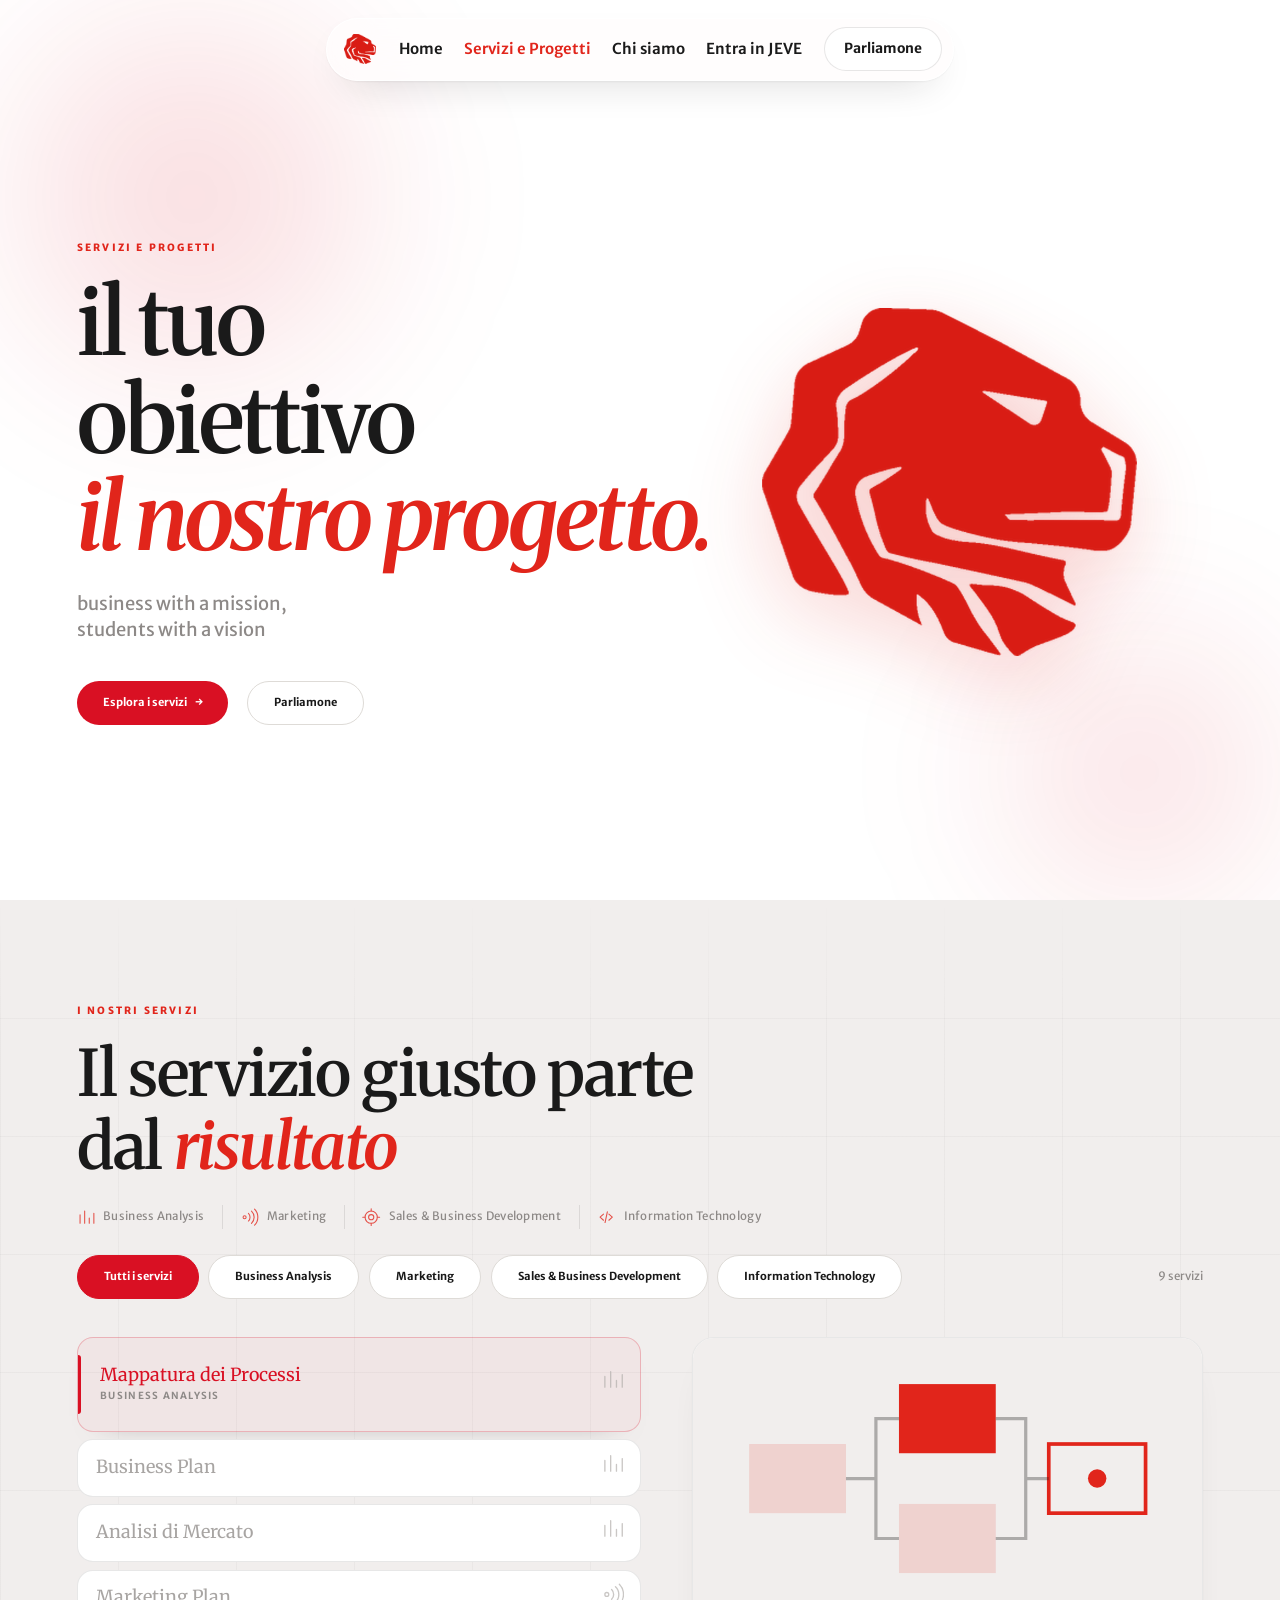
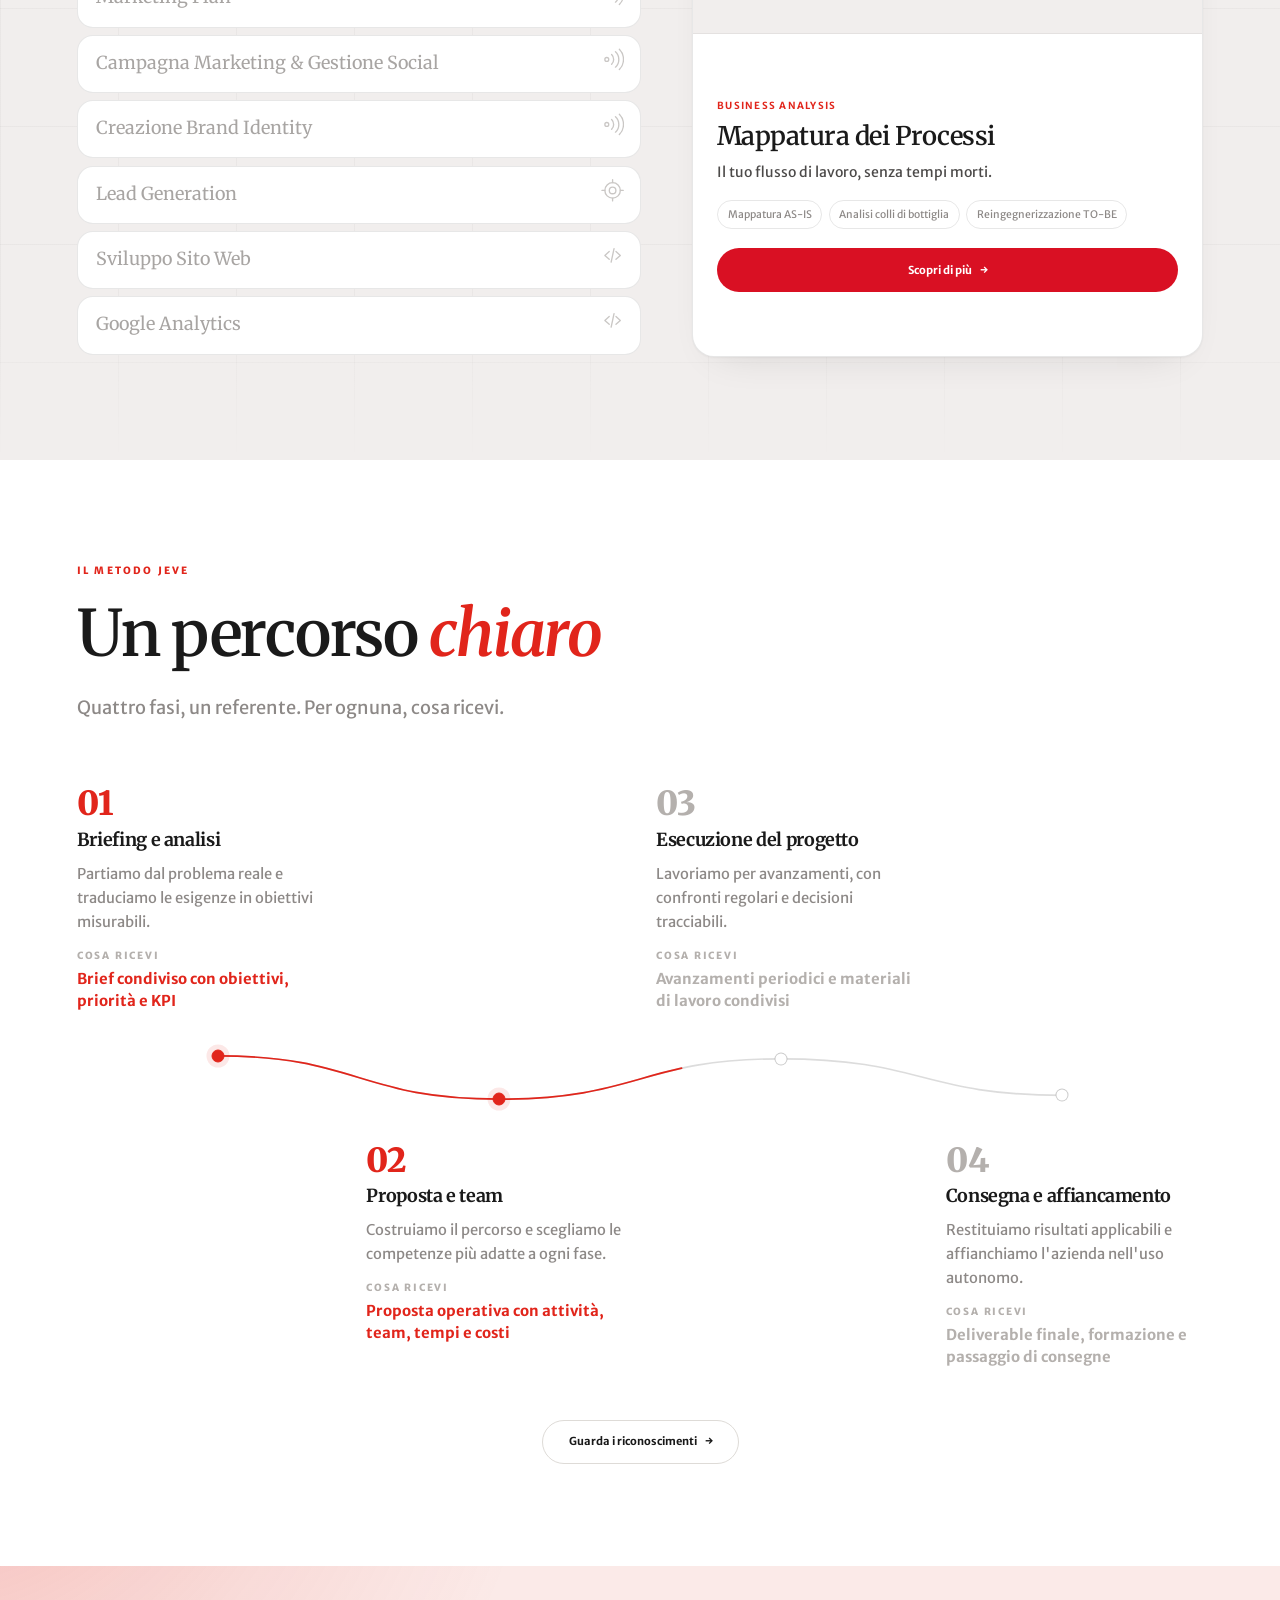
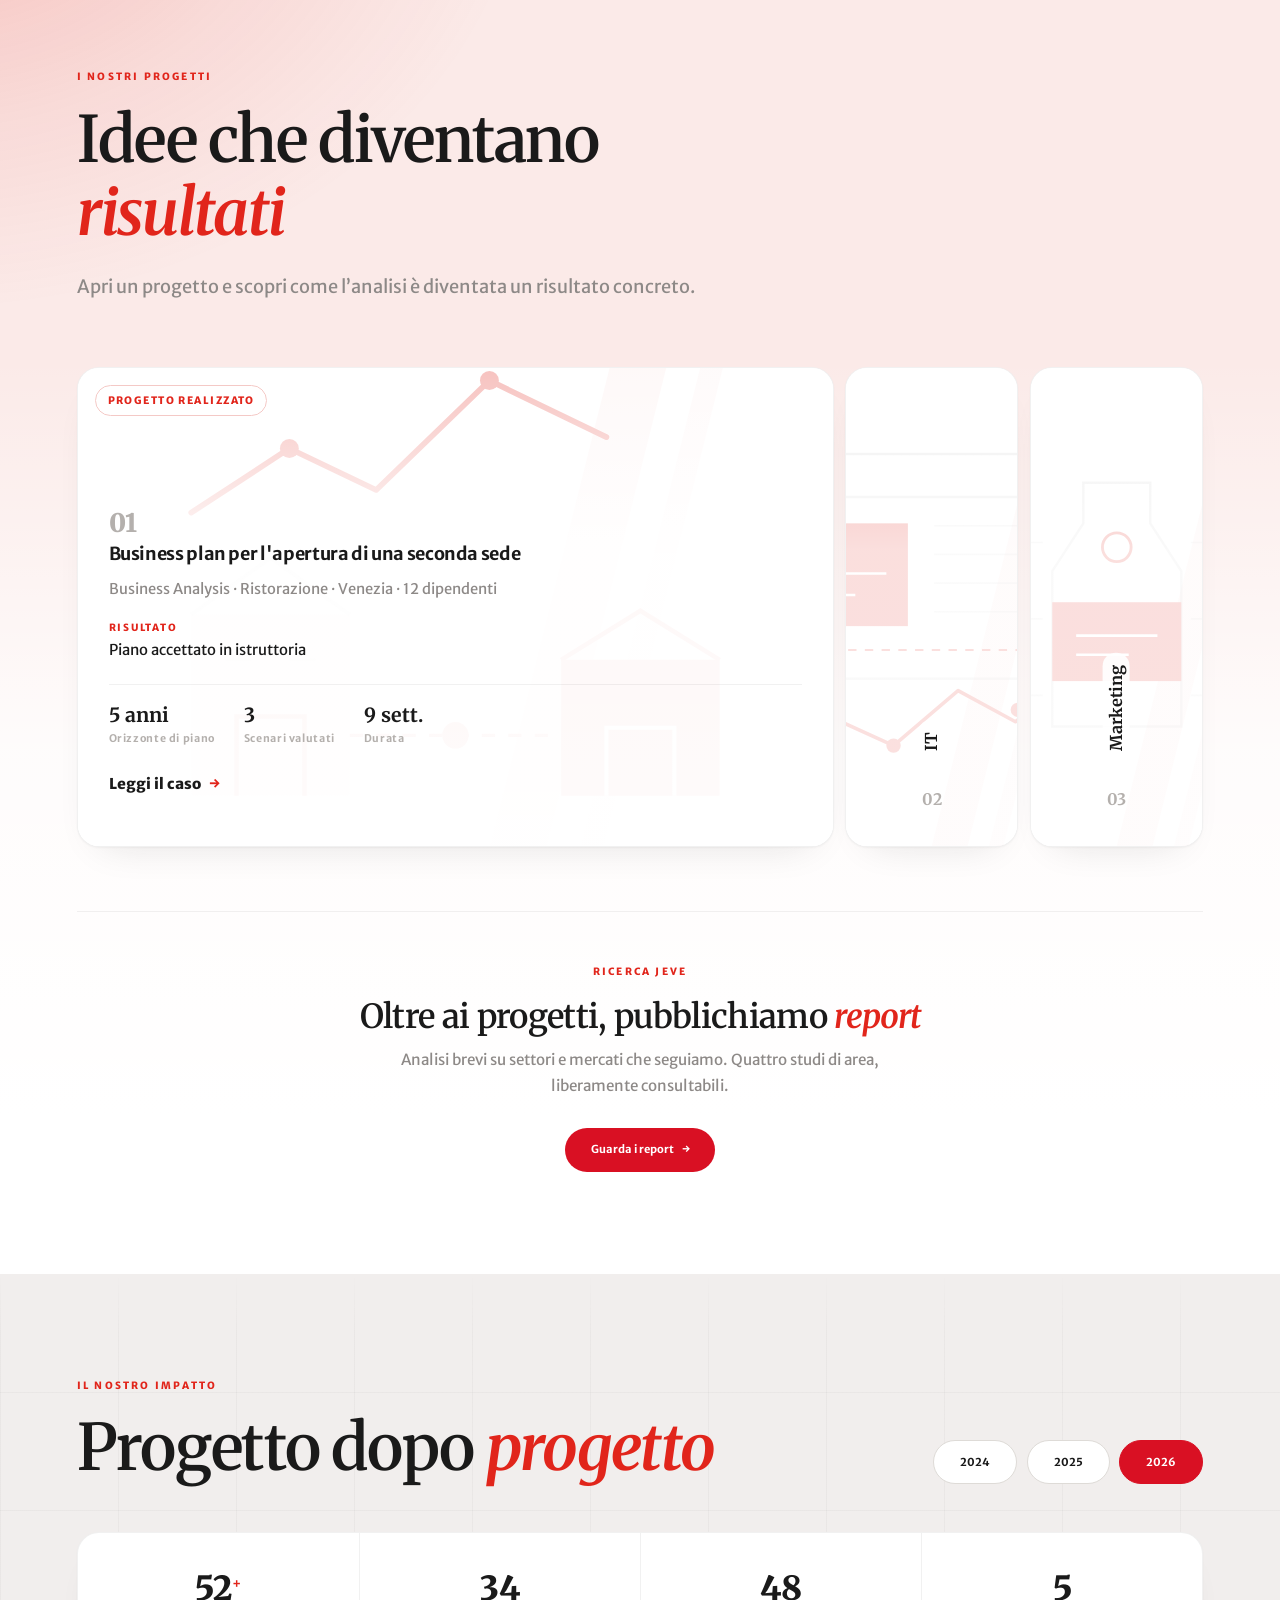
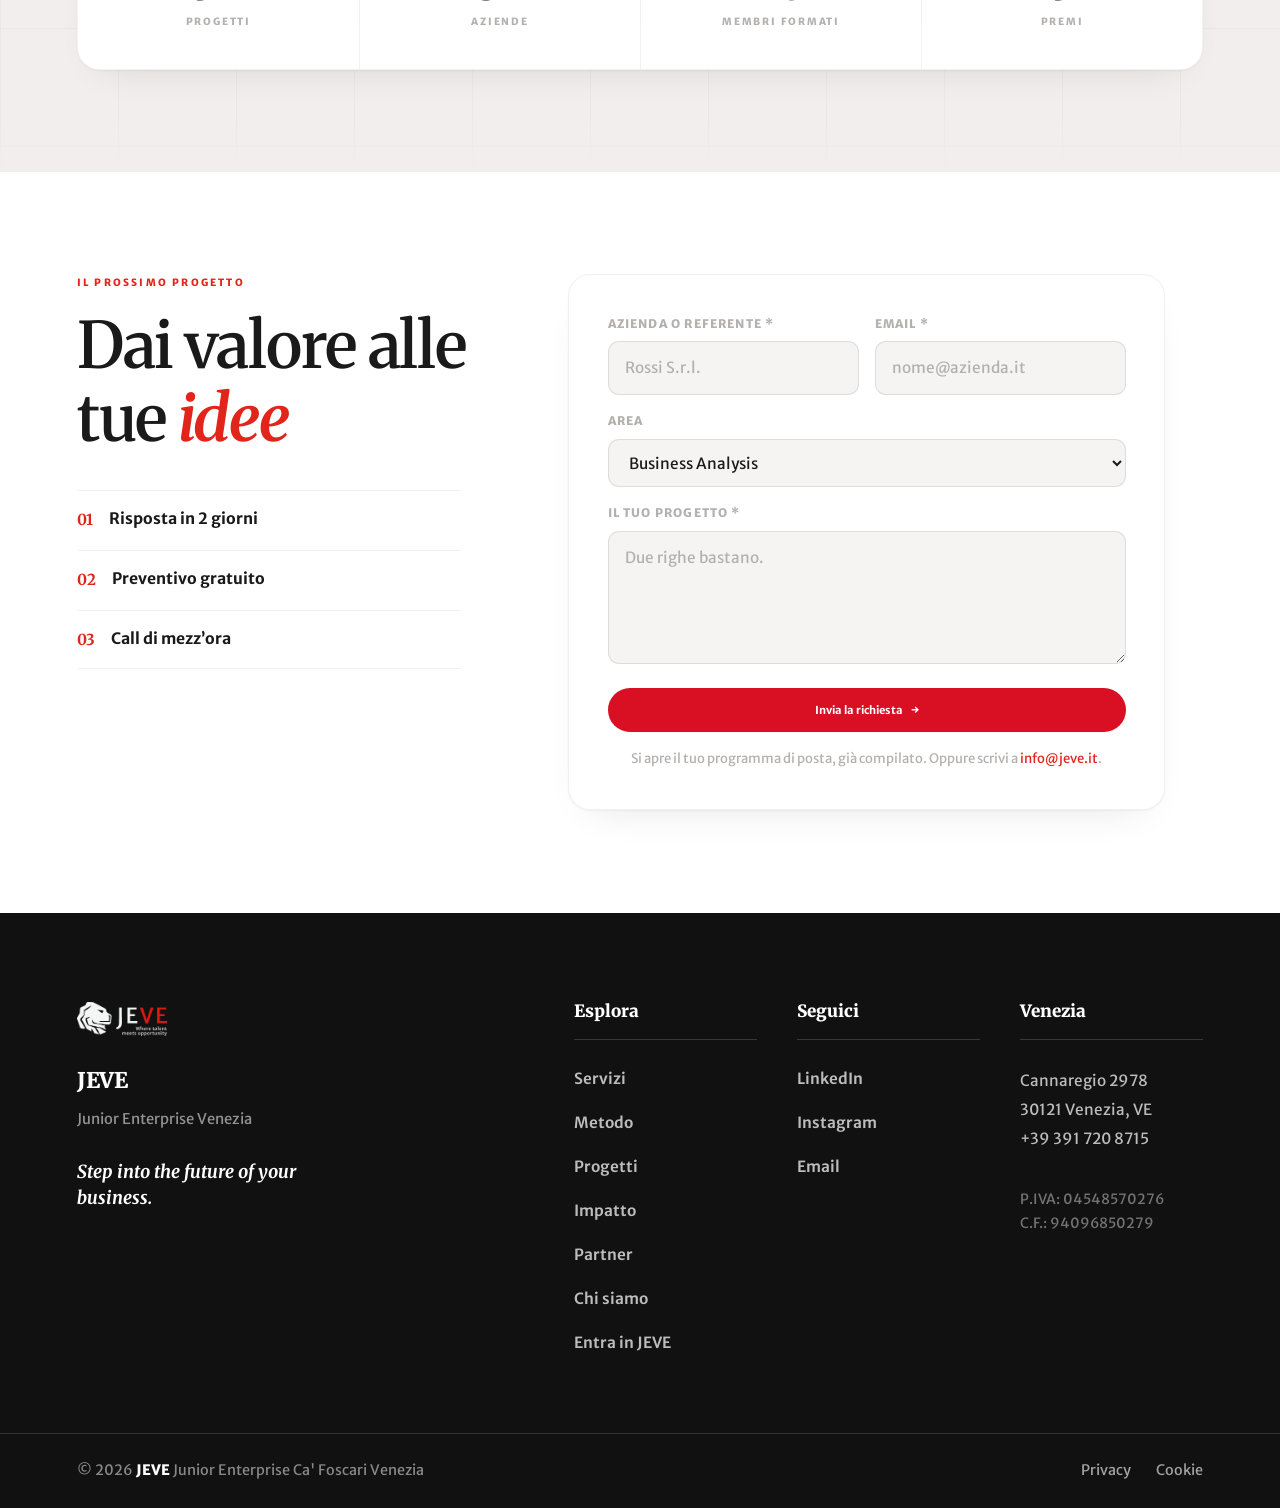
<file: index.html>
<!DOCTYPE html>
<html lang="it">
<head>
  <meta charset="UTF-8">
  <meta name="viewport" content="width=device-width, initial-scale=1.0">
  <title>Servizi &amp; Progetti — JEVE, Junior Enterprise Ca' Foscari Venezia</title>
  <meta name="description" content="I servizi di consulenza di JEVE: business analysis, marketing, sales e IT. Metodo di lavoro e progetti realizzati.">

  <link rel="preconnect" href="https://fonts.googleapis.com">
  <link rel="preconnect" href="https://fonts.gstatic.com" crossorigin>
  <link href="https://fonts.googleapis.com/css2?family=Merriweather:ital,wght@0,300;0,400;0,500;0,600;0,700;0,900;1,300;1,400;1,600;1,700;1,900&amp;family=Merriweather+Sans:ital,wght@0,300;0,400;0,500;0,600;0,700;0,800;1,300;1,400;1,500;1,600;1,700;1,800&amp;display=swap" rel="stylesheet">

  <link rel="stylesheet" href="./src/style.css">
</head>
<body>

  <!-- ===================== NAVBAR ===================== -->
  <header class="nav">
    <div class="nav-pill">
      <a href="https://jeve.it" class="nav-mark" aria-label="JEVE — home">
        <img src="./assets/leone-rosso.png" alt="JEVE"
             onerror="this.insertAdjacentHTML('afterend','&lt;span class=&quot;nav-mark-txt&quot;&gt;JE&lt;i&gt;VE&lt;/i&gt;&lt;/span&gt;'); this.remove();">
      </a>

      <nav class="nav-links" id="navMenu" aria-label="Navigazione del sito">
        <a href="https://jeve.it/" class="nav-link">Home</a>
        <a href="#top" class="nav-link is-current" aria-current="page">Servizi e Progetti</a>
        <a href="https://jeve.it/chi-siamo/" class="nav-link">Chi siamo</a>
        <a href="https://jeve.it/entra-in-jeve/" class="nav-link">Entra in JEVE</a>
      </nav>

      <a href="#contatti" class="nav-cta">Parliamone</a>

      <button class="nav-burger" id="menuBtn" aria-label="Apri il menu" aria-expanded="false" aria-controls="navMenu">
        <span aria-hidden="true"></span>
      </button>
    </div>
  </header>

  <main>

    <!-- ===================== HERO ===================== -->
    <section class="hero" id="top">
      <div class="shell hero-grid">
        <div class="hero-copy">
          <p class="eyebrow">Servizi e progetti</p>

          <h1 class="hero-title">
            il tuo<br>obiettivo<br>
            <span class="accent">il nostro progetto.</span>
          </h1>

          <p class="hero-lead">
            business with a mission,<br>
            students with a vision
          </p>

          <div class="hero-actions">
            <a href="#servizi" class="btn btn-solid">Esplora i servizi <span class="ar">&rarr;</span></a>
            <a href="#contatti" class="btn btn-line">Parliamone</a>
          </div>
        </div>

        <div class="hero-art">
          <div class="hero-panel">
            <a class="hero-emblem" id="heroEmblem" href="#servizi" aria-label="Esplora i servizi firmati JEVE">
              <img src="./assets/leone-rosso-hd.png" alt="" width="1368" height="1268" decoding="async" fetchpriority="high">
            </a>
          </div>
        </div>
      </div>
    </section>

    <!-- ===================== SERVIZI ===================== -->
    <section class="sec sec-tint sec-grid services-commercial" id="servizi">
      <div class="shell">
        <header class="sec-head services-head">
          <p class="eyebrow">I nostri servizi</p>
          <h2 class="sec-title">Il servizio giusto parte dal <span class="accent">risultato</span></h2>
          <div class="head-icos" id="headIcos" aria-label="Le quattro aree JEVE"></div>
        </header>

        <div class="filters" id="filters" role="tablist" aria-label="Scegli il risultato che cerchi"></div>

        <div class="explorer">
          <div class="ex-list" id="exList"></div>
          <aside class="ex-view" id="exView" aria-live="polite"></aside>
        </div>
      </div>
    </section>

    <!-- ===================== METODO ===================== -->
    <section class="sec sec-white" id="metodo">
      <div class="shell">
        <header class="sec-head">
          <p class="eyebrow">Il metodo JEVE</p>
          <h2 class="sec-title">Un percorso <span class="accent">chiaro</span></h2>
          <p class="sec-lead">Quattro fasi, un referente. Per ognuna, cosa ricevi.</p>
        </header>

        <div class="rail" id="method"></div>

        <div class="rail-foot">
          <a class="btn btn-line" href="https://jeve.it/#riconoscimenti">Guarda i riconoscimenti <span class="ar">&rarr;</span></a>
        </div>
      </div>
    </section>

    <!-- ===================== PROGETTI ===================== -->
    <section class="sec sec-wash" id="progetti">
      <div class="shell">
        <header class="sec-head">
          <p class="eyebrow">I nostri progetti</p>
          <h2 class="sec-title">Idee che diventano <span class="accent">risultati</span></h2>
          <p class="sec-lead">Apri un progetto e scopri come l&rsquo;analisi è diventata un risultato concreto.</p>
        </header>

        <div class="acc" id="works"></div>

        <div class="reports-cta reports-cta-c">
          <div>
            <p class="eyebrow">Ricerca JEVE</p>
            <h3 class="reports-cta-t">Oltre ai progetti, pubblichiamo <span class="accent">report</span></h3>
            <p class="reports-cta-d">Analisi brevi su settori e mercati che seguiamo. Quattro studi di area, liberamente consultabili.</p>
          </div>
          <button type="button" class="btn btn-solid" id="reportsToggle" aria-expanded="false" aria-controls="reports">Guarda i report <span class="ar">&rarr;</span></button>
        </div>

        <div class="flips-wrap" id="reports" hidden>
          <div class="flips">
          <article class="flip" tabindex="0" aria-label="Automotive e la transizione verso l’ibrido-elettrico">
            <div class="flip-in">
              <div class="flip-face flip-front">
                <svg class="flip-mark" viewBox="0 0 24 24" fill="none" stroke="currentColor" stroke-width="1.4" stroke-linecap="round" stroke-linejoin="round" aria-hidden="true"><path d="M3 14.5h18M4.2 14.5l1.7-5.1a2 2 0 0 1 1.9-1.4h8.4a2 2 0 0 1 1.9 1.4l1.7 5.1"/><path d="M4.2 14.5v3.2M19.8 14.5v3.2"/><circle cx="7.6" cy="17.7" r="1.5"/><circle cx="16.4" cy="17.7" r="1.5"/><path d="M13.2 3.5 10.6 8h2.6l-1.4 3.4"/></svg>
                <p class="flip-lab">Automotive</p>
                <h3>La transizione verso l’ibrido-elettrico</h3>
              </div>
              <div class="flip-face flip-back">
                <svg class="flip-ico" viewBox="0 0 24 24" fill="none" stroke="currentColor" stroke-width="1.4" stroke-linecap="round" stroke-linejoin="round" aria-hidden="true"><path d="M3 14.5h18M4.2 14.5l1.7-5.1a2 2 0 0 1 1.9-1.4h8.4a2 2 0 0 1 1.9 1.4l1.7 5.1"/><path d="M4.2 14.5v3.2M19.8 14.5v3.2"/><circle cx="7.6" cy="17.7" r="1.5"/><circle cx="16.4" cy="17.7" r="1.5"/><path d="M13.2 3.5 10.6 8h2.6l-1.4 3.4"/></svg>
                <p class="flip-lab">Automotive</p>
                <h3>Automotive e la transizione verso l’ibrido-elettrico</h3>
                <div class="flip-body">
                  <p class="flip-p">Un’analisi della transizione ibrido-elettrica che sta caratterizzando il settore automotive, con focus sulla domanda e il panorama dei consumatori.</p>
                </div>
                <a class="btn btn-solid flip-cta" href="./report-automotive.html" tabindex="-1">Vai al Report <span class="ar">&rarr;</span></a>
              </div>
            </div>
            <a class="flip-link" href="./report-automotive.html" aria-label="Apri Automotive e la transizione verso l’ibrido-elettrico"></a>
          </article>
          <article class="flip" tabindex="0" aria-label="Report strategico Data Centre">
            <div class="flip-in">
              <div class="flip-face flip-front">
                <svg class="flip-mark" viewBox="0 0 24 24" fill="none" stroke="currentColor" stroke-width="1.4" stroke-linecap="round" stroke-linejoin="round" aria-hidden="true"><rect x="4" y="3.6" width="16" height="5" rx="1.3"/><rect x="4" y="10.5" width="16" height="5" rx="1.3"/><path d="M7.4 6.1h.01M10.2 6.1h.01M7.4 13h.01M10.2 13h.01"/><path d="M9 17.6v2.8M15 17.6v2.8M6.4 20.4h11.2"/></svg>
                <p class="flip-lab">Infrastrutture</p>
                <h3>L’evoluzione del settore dei data centre</h3>
              </div>
              <div class="flip-face flip-back">
                <svg class="flip-ico" viewBox="0 0 24 24" fill="none" stroke="currentColor" stroke-width="1.4" stroke-linecap="round" stroke-linejoin="round" aria-hidden="true"><rect x="4" y="3.6" width="16" height="5" rx="1.3"/><rect x="4" y="10.5" width="16" height="5" rx="1.3"/><path d="M7.4 6.1h.01M10.2 6.1h.01M7.4 13h.01M10.2 13h.01"/><path d="M9 17.6v2.8M15 17.6v2.8M6.4 20.4h11.2"/></svg>
                <p class="flip-lab">Infrastrutture</p>
                <h3>Report strategico Data Centre</h3>
                <div class="flip-body">
                  <p class="flip-p">Un’indagine sull’evoluzione delle infrastrutture digitali globali, guidata dal boom dell’Intelligenza Artificiale, con un focus sulle sfide energetiche e di mercato.</p>
                </div>
                <a class="btn btn-solid flip-cta" href="./report-data-centre.html" tabindex="-1">Vai al Report <span class="ar">&rarr;</span></a>
              </div>
            </div>
            <a class="flip-link" href="./report-data-centre.html" aria-label="Apri Report strategico Data Centre"></a>
          </article>
          <article class="flip" tabindex="0" aria-label="Evoluzione del mercato farmaceutico">
            <div class="flip-in">
              <div class="flip-face flip-front">
                <svg class="flip-mark" viewBox="0 0 24 24" fill="none" stroke="currentColor" stroke-width="1.4" stroke-linecap="round" stroke-linejoin="round" aria-hidden="true"><rect x="2.9" y="8.6" width="18.2" height="6.8" rx="3.4" transform="rotate(-38 12 12)"/><path d="M9.1 8.4 15 14.3"/></svg>
                <p class="flip-lab">Farmaceutico</p>
                <h3>Evoluzione del mercato farmaceutico</h3>
              </div>
              <div class="flip-face flip-back">
                <svg class="flip-ico" viewBox="0 0 24 24" fill="none" stroke="currentColor" stroke-width="1.4" stroke-linecap="round" stroke-linejoin="round" aria-hidden="true"><rect x="2.9" y="8.6" width="18.2" height="6.8" rx="3.4" transform="rotate(-38 12 12)"/><path d="M9.1 8.4 15 14.3"/></svg>
                <p class="flip-lab">Farmaceutico</p>
                <h3>Evoluzione del mercato farmaceutico</h3>
                <div class="flip-body">
                  <p class="flip-p">Uno studio sulla profonda trasformazione del settore in Italia, dall’ingresso dei grandi gruppi finanziari all’evoluzione verso la &ldquo;Farmacia dei Servizi&rdquo; e la sanità digitale.</p>
                </div>
                <a class="btn btn-solid flip-cta" href="./report-farmaceutico.html" tabindex="-1">Vai al Report <span class="ar">&rarr;</span></a>
              </div>
            </div>
            <a class="flip-link" href="./report-farmaceutico.html" aria-label="Apri Evoluzione del mercato farmaceutico"></a>
          </article>
          <article class="flip" tabindex="0" aria-label="Trend “plant-based food”">
            <div class="flip-in">
              <div class="flip-face flip-front">
                <svg class="flip-mark" viewBox="0 0 24 24" fill="none" stroke="currentColor" stroke-width="1.4" stroke-linecap="round" stroke-linejoin="round" aria-hidden="true"><path d="M12 20.4v-6.7"/><path d="M12 13.7c0-3.4 2.4-6.1 6.1-6.5.3 3.8-2.2 6.5-6.1 6.5z"/><path d="M12 15.4C9 15.4 6.6 13.1 6.3 9.8c3.3.4 5.4 2.6 5.7 5.6z"/><path d="M6.6 20.4h10.8"/></svg>
                <p class="flip-lab">Food &amp; Beverage</p>
                <h3>Il futuro del plant-based italiano</h3>
              </div>
              <div class="flip-face flip-back">
                <svg class="flip-ico" viewBox="0 0 24 24" fill="none" stroke="currentColor" stroke-width="1.4" stroke-linecap="round" stroke-linejoin="round" aria-hidden="true"><path d="M12 20.4v-6.7"/><path d="M12 13.7c0-3.4 2.4-6.1 6.1-6.5.3 3.8-2.2 6.5-6.1 6.5z"/><path d="M12 15.4C9 15.4 6.6 13.1 6.3 9.8c3.3.4 5.4 2.6 5.7 5.6z"/><path d="M6.6 20.4h10.8"/></svg>
                <p class="flip-lab">Food &amp; Beverage</p>
                <h3>Il futuro del plant-based italiano</h3>
                <div class="flip-body">
                  <p class="flip-p">Una panoramica sulla rapida ascesa del mercato plant-based in Italia, esplorando i nuovi trend di consumo e le opportunità strategiche per l’intera filiera agroalimentare.</p>
                </div>
                <a class="btn btn-solid flip-cta" href="./report-food-beverage.html" tabindex="-1">Vai al Report <span class="ar">&rarr;</span></a>
              </div>
            </div>
            <a class="flip-link" href="./report-food-beverage.html" aria-label="Apri Trend “plant-based food”"></a>
          </article>
          </div>
        </div>
      </div>
    </section>

    <!-- ===================== IMPATTO ===================== -->
    <section class="sec sec-tint sec-grid" id="impatto">
      <div class="shell">
        <div class="imp-head">
          <header>
            <p class="eyebrow">Il nostro impatto</p>
            <h2 class="sec-title">Progetto dopo <span class="accent">progetto</span></h2>
          </header>

          <div class="imp-years" aria-label="Anno dei dati">
            <button type="button" data-impact-year="2024" aria-pressed="false">2024</button>
            <button type="button" data-impact-year="2025" aria-pressed="false">2025</button>
            <button type="button" class="is-active" data-impact-year="2026" aria-pressed="true">2026</button>
          </div>
        </div>

        <div class="stats">
          <div class="stat"><strong data-impact-value="projects">52<sup>+</sup></strong><span>Progetti</span></div>
          <div class="stat"><strong data-impact-value="companies">34</strong><span>Aziende</span></div>
          <div class="stat"><strong data-impact-value="members">48</strong><span>Membri formati</span></div>
          <div class="stat"><strong data-impact-value="awards">5</strong><span>Premi</span></div>
        </div>

      </div>
    </section>

    <!-- ===================== CONTATTI ===================== -->
    <section class="sec sec-white" id="contatti">
      <div class="shell cta-grid">
        <div class="cta-copy">
          <p class="eyebrow">Il prossimo progetto</p>
          <h2 class="sec-title">Dai valore alle tue <span class="accent">idee</span></h2>
          <ul class="reasons">
            <li><span class="rn">01</span><b>Risposta in 2 giorni</b></li>
            <li><span class="rn">02</span><b>Preventivo gratuito</b></li>
            <li><span class="rn">03</span><b>Call di mezz&rsquo;ora</b></li>
          </ul>
        </div>

        <form class="form" id="contactForm">
          <div class="fields">
            <div class="field">
              <label for="companyName">Azienda o referente *</label>
              <input type="text" id="companyName" name="companyName" required placeholder="Rossi S.r.l.">
            </div>
            <div class="field">
              <label for="email">Email *</label>
              <input type="email" id="email" name="email" required placeholder="nome@azienda.it">
            </div>
            <div class="field wide">
              <label for="serviceInterest">Area</label>
              <select id="serviceInterest" name="serviceInterest">
                <option value="business-analysis">Business Analysis</option>
                <option value="marketing">Marketing</option>
                <option value="sales">Sales &amp; Business Development</option>
                <option value="it">IT</option>
                <option value="altro">Non lo so ancora</option>
              </select>
            </div>
            <div class="field wide">
              <label for="projectNotes">Il tuo progetto *</label>
              <textarea id="projectNotes" name="projectNotes" rows="4" required placeholder="Due righe bastano."></textarea>
            </div>
          </div>
          <button type="submit" class="btn btn-solid full">Invia la richiesta <span class="ar">&rarr;</span></button>
          <p class="form-note">Si apre il tuo programma di posta, già compilato. Oppure scrivi a <a href="mailto:info@jeve.it">info@jeve.it</a>.</p>
        </form>
      </div>
    </section>
  </main>

  <!-- ===================== MODALE ===================== -->
  <div class="modal" id="modal" role="dialog" aria-modal="true" aria-labelledby="modalTitle">
    <div class="modal-box">
      <button class="modal-x" id="modalClose" aria-label="Chiudi">&#10005;</button>
      <div id="modalBody"></div>
    </div>
  </div>

  <!-- ===================== FOOTER ===================== -->
  <footer class="footer">
    <div class="shell footer-grid">
      <div class="footer-brand">
        <a href="https://jeve.it" class="footer-logo">
          <img src="./assets/logo-jeve-bianco.png" alt="JEVE" onerror="this.src='./assets/logo-jeve-compatto-bianco.png'; this.onerror=function(){this.remove()};">
        </a>
        <p class="footer-name"><b>JEVE</b><span>Junior Enterprise Venezia</span></p>
        <p class="footer-claim">Step into the future of your business.</p>
      </div>

      <div class="footer-cols">
        <div class="fcol">
          <h3>Esplora</h3>
          <a href="#servizi">Servizi</a>
          <a href="#metodo">Metodo</a>
          <a href="#progetti">Progetti</a>
          <a href="#impatto">Impatto</a>
          <a href="https://jeve.it/partner-2/">Partner</a>
          <a href="https://jeve.it/chi-siamo/">Chi siamo</a>
          <a href="https://jeve.it/entra-in-jeve/">Entra in JEVE</a>
        </div>
        <div class="fcol">
          <h3>Seguici</h3>
          <a href="https://it.linkedin.com/company/jeve-junior-enterprise-venezia" target="_blank" rel="noopener">LinkedIn</a>
          <a href="https://www.instagram.com/jeve.venezia/" target="_blank" rel="noopener">Instagram</a>
          <a href="mailto:info@jeve.it">Email</a>
        </div>
        <div class="fcol">
          <h3>Venezia</h3>
          <p class="faddr">
            Cannaregio 2978<br>
            30121 Venezia, VE<br>
            +39 391 720 8715
          </p>
          <p class="fvat">P.IVA: 04548570276<br>C.F.: 94096850279</p>
        </div>
      </div>
    </div>

    <div class="shell footer-bottom">
      <span>© 2026 <b>JEVE</b> Junior Enterprise Ca' Foscari Venezia</span>
      <span class="fbot-links">
        <a href="https://jeve.it/privacy-policy/">Privacy</a>
        <a href="https://jeve.it/cookie-policy/">Cookie</a>
      </span>
    </div>
  </footer>

  <script type="module" src="./src/main.js"></script>
  <script>
    (function () {
      var btn = document.getElementById('reportsToggle');
      var box = document.getElementById('reports');
      if (btn && box) {
        var EASE = 'cubic-bezier(.22,.9,.2,1)';
        var anim = null;
        var run = function (from, to, done) {
          if (anim) { anim.cancel(); anim = null; }
          box.classList.add('is-animating');
          var pad = getComputedStyle(box).paddingTop;
          anim = box.animate(
            [
              { height: from + 'px', paddingTop: from === 0 ? '0px' : pad },
              { height: to + 'px', paddingTop: to === 0 ? '0px' : pad }
            ],
            { duration: 800, easing: EASE }
          );
          anim.finished.then(function () {
            anim = null;
            box.classList.remove('is-animating');
            if (done) done();
          }).catch(function () {});
        };
        btn.addEventListener('click', function () {
          var opening = box.hasAttribute('hidden') || box.dataset.closing === '1';
          var animate = matchMedia('(min-width: 900px)').matches;
          box.classList.remove('is-animating');
          if (opening) {
            box.dataset.closing = '';
            box.removeAttribute('hidden');
            if (animate) run(0, box.scrollHeight, null);
          } else if (animate) {
            box.dataset.closing = '1';
            run(box.scrollHeight, 0, function () {
              box.dataset.closing = '';
              box.setAttribute('hidden', '');
            });
          } else {
            box.setAttribute('hidden', '');
          }
          btn.setAttribute('aria-expanded', String(opening));
          btn.innerHTML = opening
            ? 'Chiudi sezione report <span class="ar">&uarr;</span>'
            : 'Guarda i report <span class="ar">&rarr;</span>';
        });
      }
      var cards = Array.prototype.slice.call(document.querySelectorAll('.flip'));
      if (!cards.length) return;
      var small = function () { return window.matchMedia('(max-width: 899px)').matches; };
      var sync = function () {
        if (!small()) { cards.forEach(function (c) { c.classList.remove('is-flipped'); }); return; }
        var mid = window.innerHeight / 2;
        cards.forEach(function (c) {
          var r = c.getBoundingClientRect();
          c.classList.toggle('is-flipped', r.top < mid - r.height * 0.18 && r.bottom > mid + r.height * 0.18);
        });
      };
      addEventListener('scroll', sync, { passive: true });
      addEventListener('resize', sync);
      sync();
    })();
  </script>
</body>
</html>
</file>
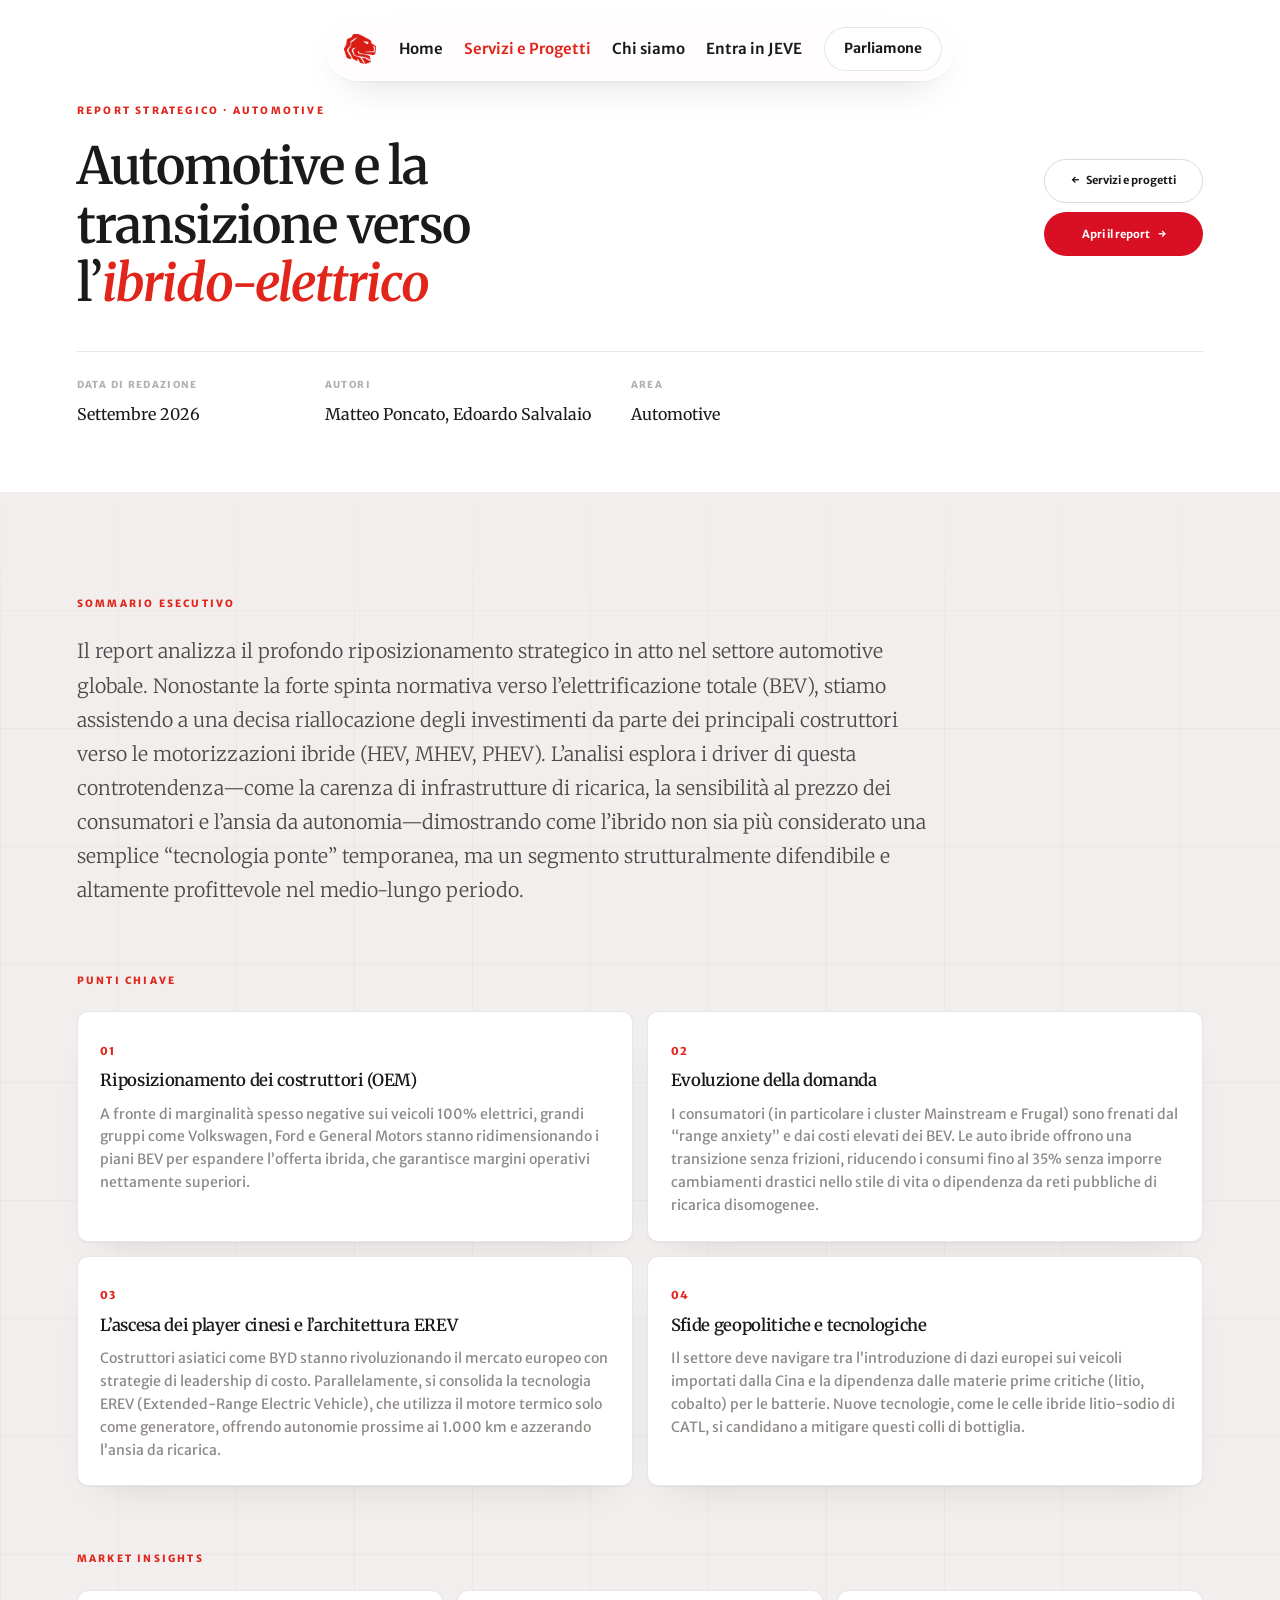
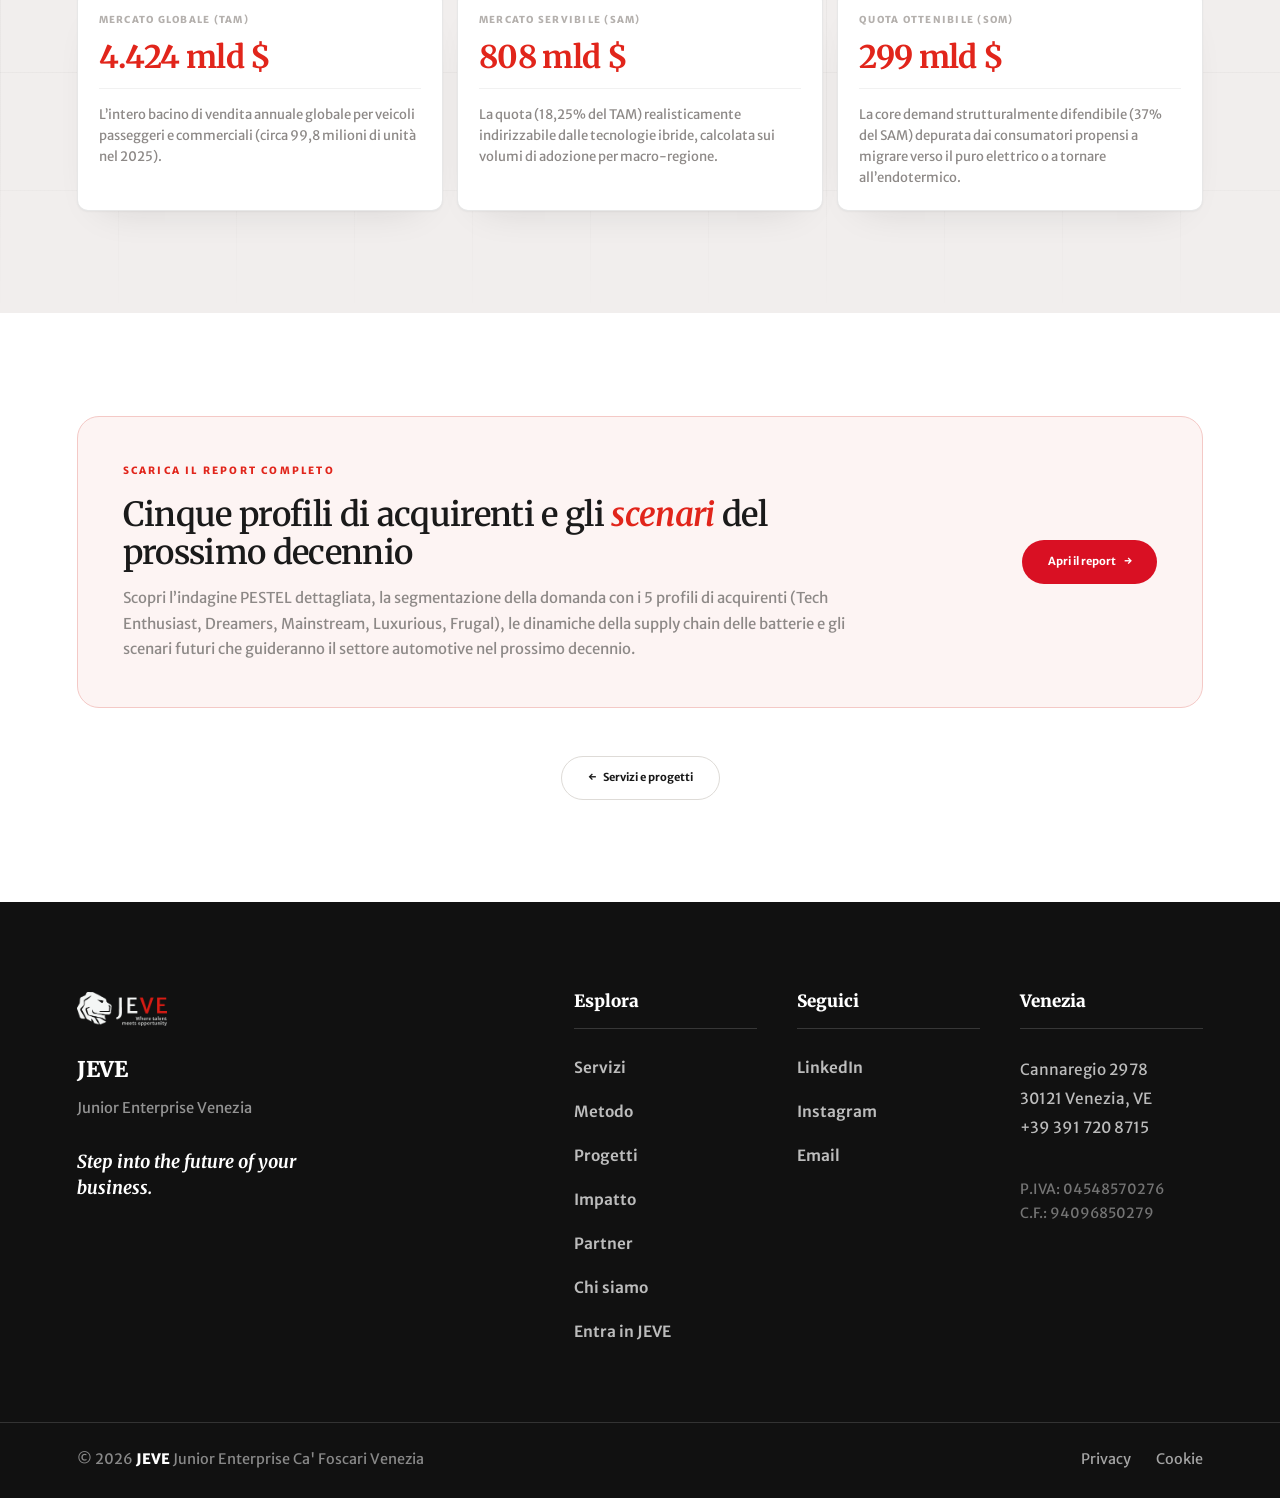
<file: report-automotive.html>
<!DOCTYPE html>
<html lang="it">
<head>
  <meta charset="UTF-8">
  <meta name="viewport" content="width=device-width, initial-scale=1.0">
  <title>Automotive e la transizione verso l’ibrido-elettrico — Report JEVE</title>
  <meta name="description" content="Report JEVE sulla transizione ibrido-elettrica nel settore automotive: domanda, costruttori, supply chain e scenari.">

  <link rel="preconnect" href="https://fonts.googleapis.com">
  <link rel="preconnect" href="https://fonts.gstatic.com" crossorigin>
  <link href="https://fonts.googleapis.com/css2?family=Merriweather:ital,wght@0,300;0,400;0,500;0,600;0,700;0,900;1,300;1,400;1,600;1,700;1,900&amp;family=Merriweather+Sans:ital,wght@0,300;0,400;0,500;0,600;0,700;0,800;1,300;1,400;1,500;1,600;1,700;1,800&amp;display=swap" rel="stylesheet">

  <link rel="stylesheet" href="./src/style.css">
</head>
<body>

  <!-- ===================== NAVBAR ===================== -->
  <header class="nav">
    <div class="nav-pill">
      <a href="https://jeve.it" class="nav-mark" aria-label="JEVE — home">
        <img src="./assets/leone-rosso.png" alt="JEVE"
             onerror="this.insertAdjacentHTML('afterend','&lt;span class=&quot;nav-mark-txt&quot;&gt;JE&lt;i&gt;VE&lt;/i&gt;&lt;/span&gt;'); this.remove();">
      </a>

      <nav class="nav-links" id="navMenu" aria-label="Navigazione del sito">
        <a href="https://jeve.it/" class="nav-link">Home</a>
        <a href="./index.html" class="nav-link is-current" aria-current="page">Servizi e Progetti</a>
        <a href="https://jeve.it/chi-siamo/" class="nav-link">Chi siamo</a>
        <a href="https://jeve.it/entra-in-jeve/" class="nav-link">Entra in JEVE</a>
      </nav>

      <a href="./index.html#contatti" class="nav-cta">Parliamone</a>

      <button class="nav-burger" id="menuBtn" aria-label="Apri il menu" aria-expanded="false" aria-controls="navMenu">
        <span aria-hidden="true"></span>
      </button>
    </div>
  </header>

  <main>

    <section class="pub-hero">
      <div class="shell">
        <header class="sec-head pub-head">
          <div class="pub-head-t">
            <p class="eyebrow">Report strategico &middot; Automotive</p>
            <h1 class="sec-title rep-title">Automotive e la transizione verso l’<span class="accent">ibrido-elettrico</span></h1>
          </div>
          <div class="pub-head-ctas">
            <a class="btn btn-line" href="./index.html#progetti"><span class="ar ar-l">&larr;</span> Servizi e progetti</a>
            <a class="btn btn-solid" href="./assets/report-automotive.pdf" target="_blank" rel="noopener">Apri il report <span class="ar">&rarr;</span></a>
          </div>
        </header>

        <dl class="rep-meta">
          <div><dt>Data di redazione</dt><dd>Settembre 2026</dd></div>
          <div><dt>Autori</dt><dd>Matteo Poncato, Edoardo Salvalaio</dd></div>
          <div><dt>Area</dt><dd>Automotive</dd></div>
        </dl>
      </div>
    </section>

    <section class="sec sec-tint sec-grid">
      <div class="shell rep-wrap">
        <div class="rep-block">
          <p class="eyebrow">Sommario esecutivo</p>
          <p class="rep-lead">Il report analizza il profondo riposizionamento strategico in atto nel settore automotive globale. Nonostante la forte spinta normativa verso l’elettrificazione totale (BEV), stiamo assistendo a una decisa riallocazione degli investimenti da parte dei principali costruttori verso le motorizzazioni ibride (HEV, MHEV, PHEV). L’analisi esplora i driver di questa controtendenza&mdash;come la carenza di infrastrutture di ricarica, la sensibilità al prezzo dei consumatori e l’ansia da autonomia&mdash;dimostrando come l’ibrido non sia più considerato una semplice &ldquo;tecnologia ponte&rdquo; temporanea, ma un segmento strutturalmente difendibile e altamente profittevole nel medio-lungo periodo.</p>
        </div>

        <div class="rep-block">
          <p class="eyebrow">Punti chiave</p>
          <div class="rep-keys" data-n="4">
          <article class="rep-key">
            <span class="rep-key-n">01</span>
            <h3>Riposizionamento dei costruttori (OEM)</h3>
            <p>A fronte di marginalità spesso negative sui veicoli 100% elettrici, grandi gruppi come Volkswagen, Ford e General Motors stanno ridimensionando i piani BEV per espandere l’offerta ibrida, che garantisce margini operativi nettamente superiori.</p>
          </article>
          <article class="rep-key">
            <span class="rep-key-n">02</span>
            <h3>Evoluzione della domanda</h3>
            <p>I consumatori (in particolare i cluster Mainstream e Frugal) sono frenati dal &ldquo;range anxiety&rdquo; e dai costi elevati dei BEV. Le auto ibride offrono una transizione senza frizioni, riducendo i consumi fino al 35% senza imporre cambiamenti drastici nello stile di vita o dipendenza da reti pubbliche di ricarica disomogenee.</p>
          </article>
          <article class="rep-key">
            <span class="rep-key-n">03</span>
            <h3>L’ascesa dei player cinesi e l’architettura EREV</h3>
            <p>Costruttori asiatici come BYD stanno rivoluzionando il mercato europeo con strategie di leadership di costo. Parallelamente, si consolida la tecnologia EREV (Extended-Range Electric Vehicle), che utilizza il motore termico solo come generatore, offrendo autonomie prossime ai 1.000 km e azzerando l’ansia da ricarica.</p>
          </article>
          <article class="rep-key">
            <span class="rep-key-n">04</span>
            <h3>Sfide geopolitiche e tecnologiche</h3>
            <p>Il settore deve navigare tra l’introduzione di dazi europei sui veicoli importati dalla Cina e la dipendenza dalle materie prime critiche (litio, cobalto) per le batterie. Nuove tecnologie, come le celle ibride litio-sodio di CATL, si candidano a mitigare questi colli di bottiglia.</p>
          </article>
          </div>
        </div>

        <div class="rep-block">
          <p class="eyebrow">Market insights</p>
          <div class="rep-mi">
          <article class="rep-mi-card">
            <p class="rep-mi-lab">Mercato globale (TAM)</p>
            <p class="rep-mi-val">4.424 mld $</p>
            <p class="rep-mi-ins">L’intero bacino di vendita annuale globale per veicoli passeggeri e commerciali (circa 99,8 milioni di unità nel 2025).</p>
          </article>
          <article class="rep-mi-card">
            <p class="rep-mi-lab">Mercato servibile (SAM)</p>
            <p class="rep-mi-val">808 mld $</p>
            <p class="rep-mi-ins">La quota (18,25% del TAM) realisticamente indirizzabile dalle tecnologie ibride, calcolata sui volumi di adozione per macro-regione.</p>
          </article>
          <article class="rep-mi-card">
            <p class="rep-mi-lab">Quota ottenibile (SOM)</p>
            <p class="rep-mi-val">299 mld $</p>
            <p class="rep-mi-ins">La core demand strutturalmente difendibile (37% del SAM) depurata dai consumatori propensi a migrare verso il puro elettrico o a tornare all’endotermico.</p>
          </article>
          </div>
        </div>
      </div>
    </section>

    <section class="sec sec-white">
      <div class="shell">
        <div class="rep-dl">
          <div>
            <p class="eyebrow">Scarica il report completo</p>
            <h2 class="reports-cta-t">Cinque profili di acquirenti e gli <span class="accent">scenari</span> del prossimo decennio</h2>
            <p class="rep-dl-d">Scopri l’indagine PESTEL dettagliata, la segmentazione della domanda con i 5 profili di acquirenti (Tech Enthusiast, Dreamers, Mainstream, Luxurious, Frugal), le dinamiche della supply chain delle batterie e gli scenari futuri che guideranno il settore automotive nel prossimo decennio.</p>
          </div>
          <a class="btn btn-solid" href="./assets/report-automotive.pdf" target="_blank" rel="noopener">Apri il report <span class="ar">&rarr;</span></a>
        </div>

        <div class="pub-foot-cta">
          <a class="btn btn-line" href="./index.html#progetti"><span class="ar ar-l">&larr;</span> Servizi e progetti</a>
        </div>
      </div>
    </section>

  </main>

  <footer class="footer">
    <div class="shell footer-grid">
      <div class="footer-brand">
        <a href="https://jeve.it" class="footer-logo">
          <img src="./assets/logo-jeve-bianco.png" alt="JEVE" onerror="this.src='./assets/logo-jeve-compatto-bianco.png'; this.onerror=function(){this.remove()};">
        </a>
        <p class="footer-name"><b>JEVE</b><span>Junior Enterprise Venezia</span></p>
        <p class="footer-claim">Step into the future of your business.</p>
      </div>

      <div class="footer-cols">
        <div class="fcol">
          <h3>Esplora</h3>
          <a href="./index.html#servizi">Servizi</a>
          <a href="./index.html#metodo">Metodo</a>
          <a href="./index.html#progetti">Progetti</a>
          <a href="./index.html#impatto">Impatto</a>
          <a href="https://jeve.it/partner-2/">Partner</a>
          <a href="https://jeve.it/chi-siamo/">Chi siamo</a>
          <a href="https://jeve.it/entra-in-jeve/">Entra in JEVE</a>
        </div>
        <div class="fcol">
          <h3>Seguici</h3>
          <a href="https://it.linkedin.com/company/jeve-junior-enterprise-venezia" target="_blank" rel="noopener">LinkedIn</a>
          <a href="https://www.instagram.com/jeve.venezia/" target="_blank" rel="noopener">Instagram</a>
          <a href="mailto:info@jeve.it">Email</a>
        </div>
        <div class="fcol">
          <h3>Venezia</h3>
          <p class="faddr">
            Cannaregio 2978<br>
            30121 Venezia, VE<br>
            +39 391 720 8715
          </p>
          <p class="fvat">P.IVA: 04548570276<br>C.F.: 94096850279</p>
        </div>
      </div>
    </div>

    <div class="shell footer-bottom">
      <span>© 2026 <b>JEVE</b> Junior Enterprise Ca' Foscari Venezia</span>
      <span class="fbot-links">
        <a href="https://jeve.it/privacy-policy/">Privacy</a>
        <a href="https://jeve.it/cookie-policy/">Cookie</a>
      </span>
    </div>
  </footer>

  <script type="module" src="./src/main.js"></script>
</body>
</html>
</file>
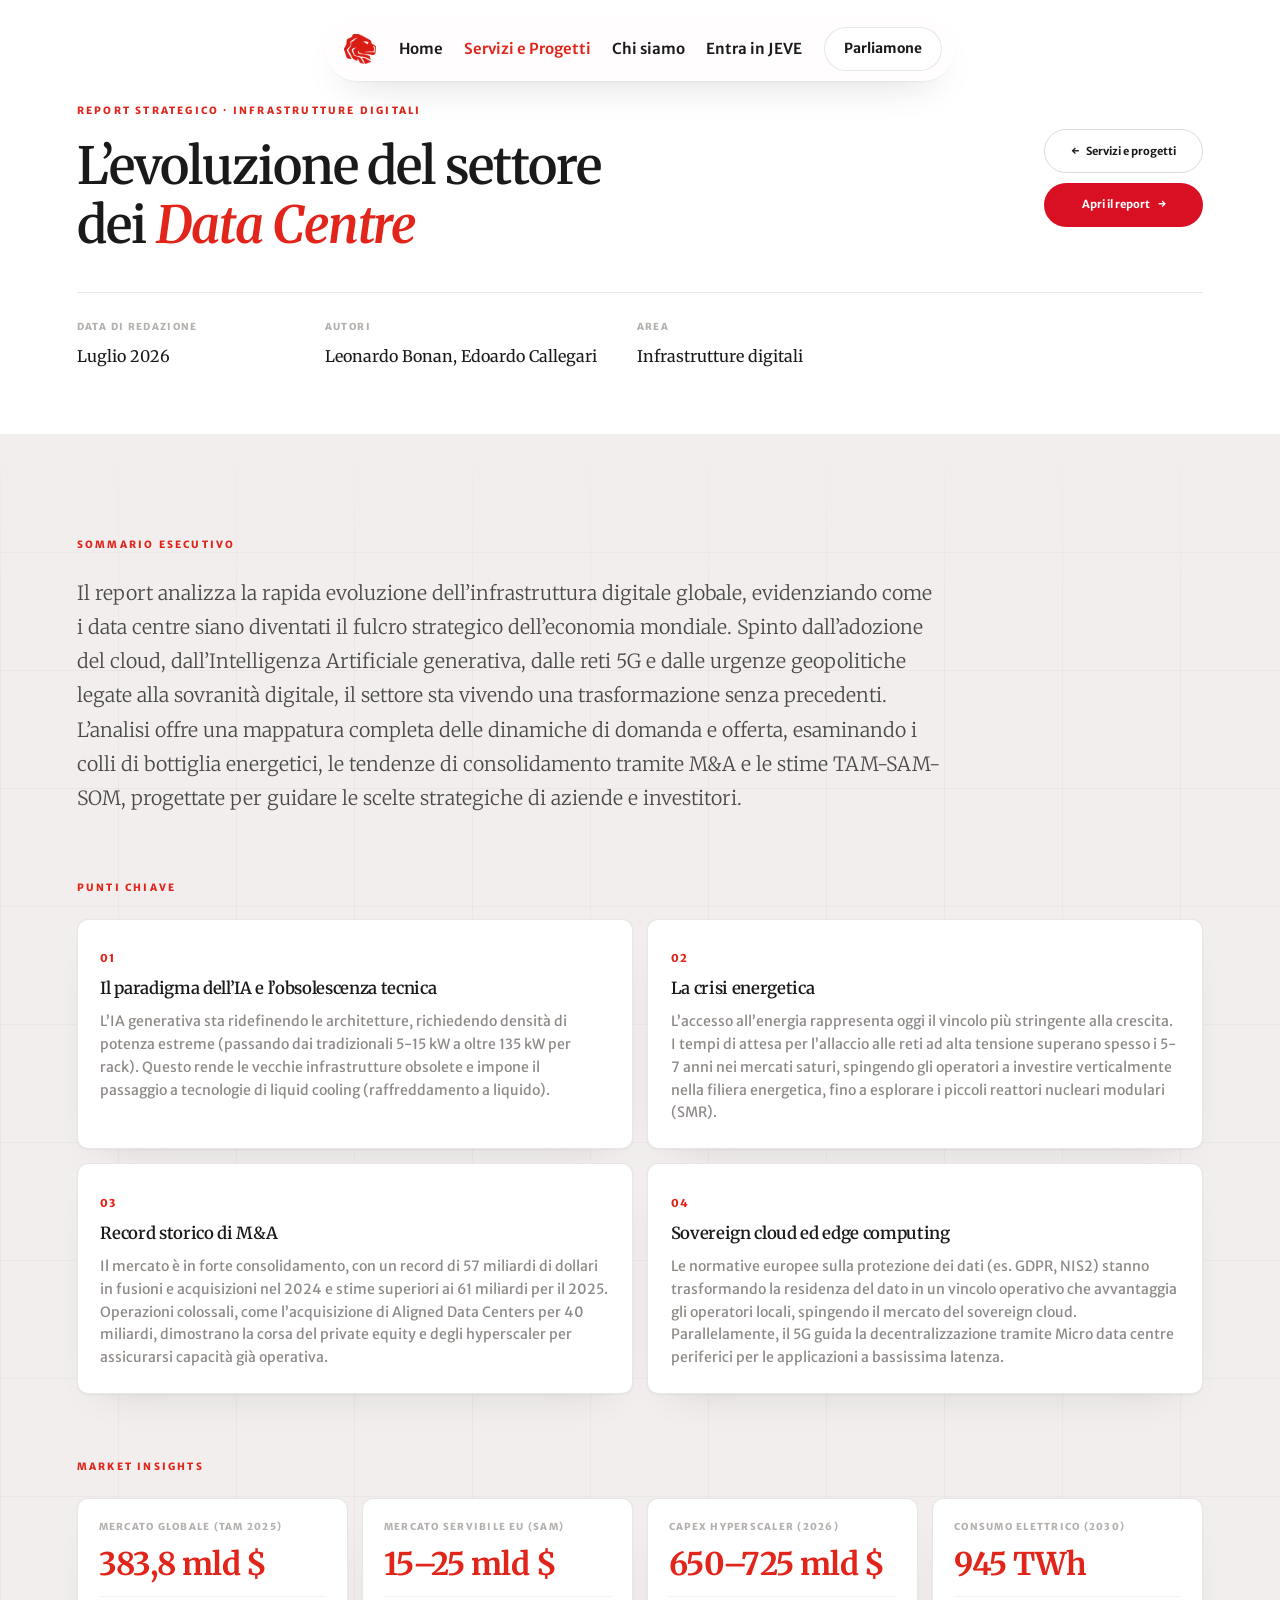
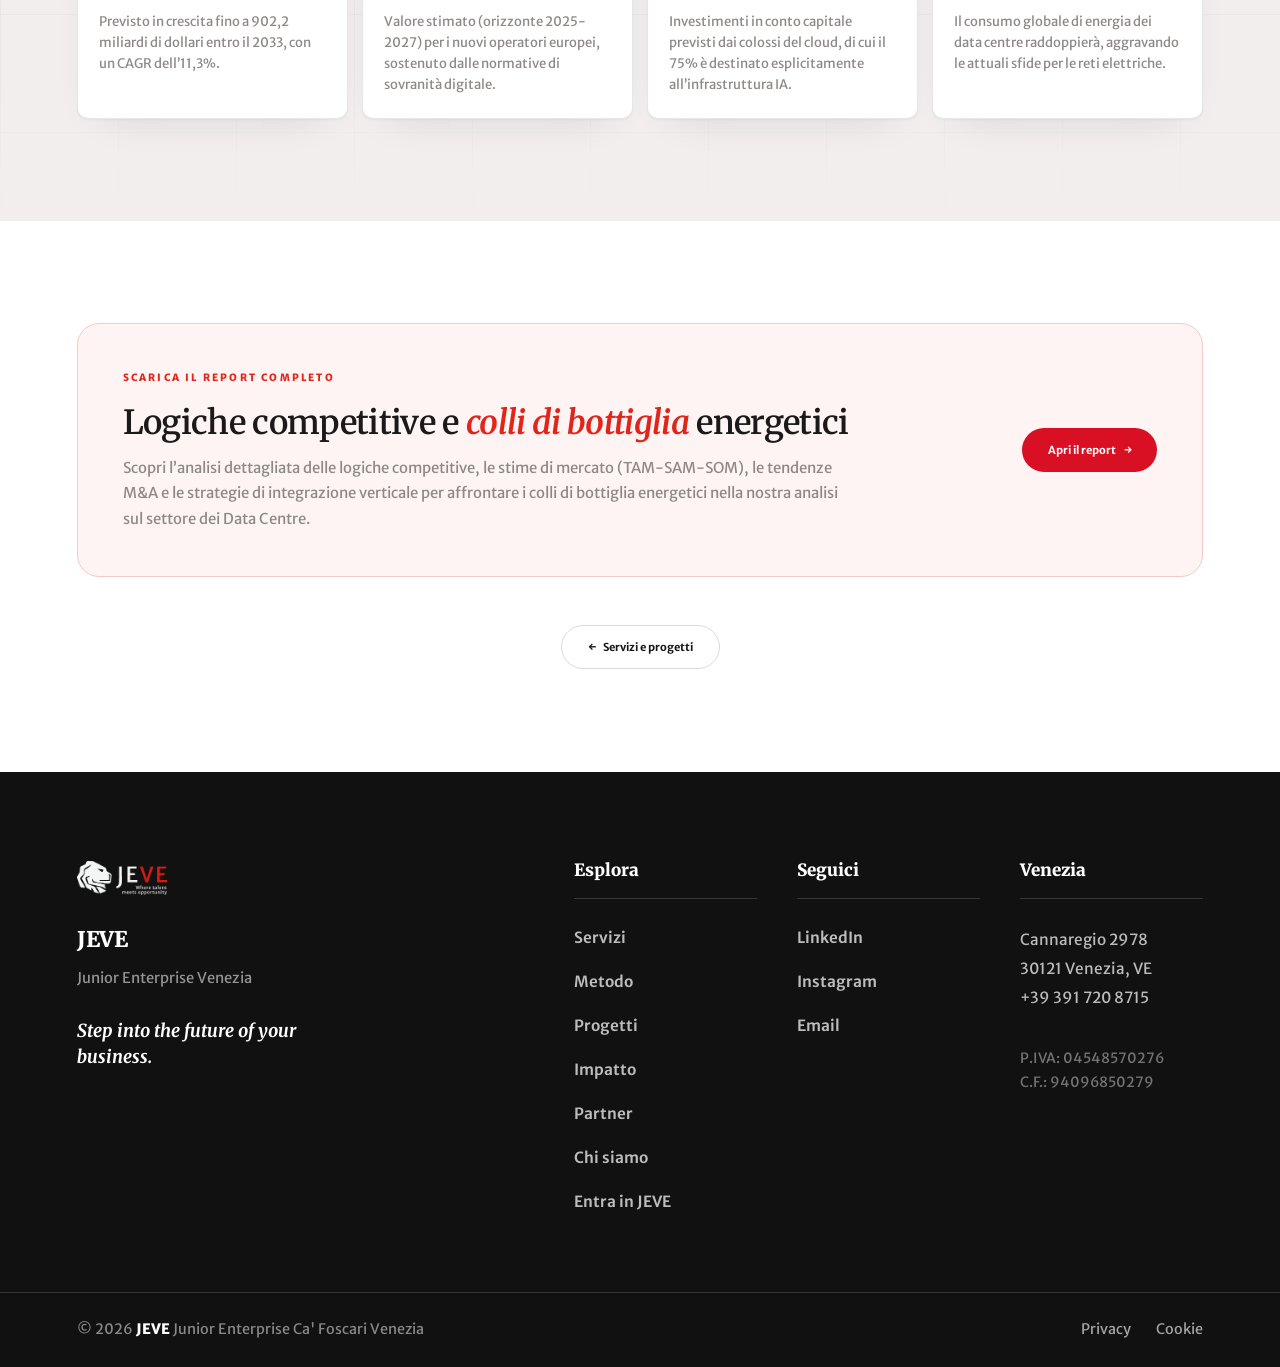
<file: report-data-centre.html>
<!DOCTYPE html>
<html lang="it">
<head>
  <meta charset="UTF-8">
  <meta name="viewport" content="width=device-width, initial-scale=1.0">
  <title>L’evoluzione del settore dei Data Centre — Report JEVE</title>
  <meta name="description" content="Report JEVE sui data centre: domanda, vincoli energetici, M&amp;A e stime di mercato.">

  <link rel="preconnect" href="https://fonts.googleapis.com">
  <link rel="preconnect" href="https://fonts.gstatic.com" crossorigin>
  <link href="https://fonts.googleapis.com/css2?family=Merriweather:ital,wght@0,300;0,400;0,500;0,600;0,700;0,900;1,300;1,400;1,600;1,700;1,900&amp;family=Merriweather+Sans:ital,wght@0,300;0,400;0,500;0,600;0,700;0,800;1,300;1,400;1,500;1,600;1,700;1,800&amp;display=swap" rel="stylesheet">

  <link rel="stylesheet" href="./src/style.css">
</head>
<body>

  <!-- ===================== NAVBAR ===================== -->
  <header class="nav">
    <div class="nav-pill">
      <a href="https://jeve.it" class="nav-mark" aria-label="JEVE — home">
        <img src="./assets/leone-rosso.png" alt="JEVE"
             onerror="this.insertAdjacentHTML('afterend','&lt;span class=&quot;nav-mark-txt&quot;&gt;JE&lt;i&gt;VE&lt;/i&gt;&lt;/span&gt;'); this.remove();">
      </a>

      <nav class="nav-links" id="navMenu" aria-label="Navigazione del sito">
        <a href="https://jeve.it/" class="nav-link">Home</a>
        <a href="./index.html" class="nav-link is-current" aria-current="page">Servizi e Progetti</a>
        <a href="https://jeve.it/chi-siamo/" class="nav-link">Chi siamo</a>
        <a href="https://jeve.it/entra-in-jeve/" class="nav-link">Entra in JEVE</a>
      </nav>

      <a href="./index.html#contatti" class="nav-cta">Parliamone</a>

      <button class="nav-burger" id="menuBtn" aria-label="Apri il menu" aria-expanded="false" aria-controls="navMenu">
        <span aria-hidden="true"></span>
      </button>
    </div>
  </header>

  <main>

    <section class="pub-hero">
      <div class="shell">
        <header class="sec-head pub-head">
          <div class="pub-head-t">
            <p class="eyebrow">Report strategico &middot; Infrastrutture digitali</p>
            <h1 class="sec-title rep-title">L’evoluzione del settore dei <span class="accent">Data Centre</span></h1>
          </div>
          <div class="pub-head-ctas">
            <a class="btn btn-line" href="./index.html#progetti"><span class="ar ar-l">&larr;</span> Servizi e progetti</a>
            <a class="btn btn-solid" href="./assets/report-data-centre.pdf" target="_blank" rel="noopener">Apri il report <span class="ar">&rarr;</span></a>
          </div>
        </header>

        <dl class="rep-meta">
          <div><dt>Data di redazione</dt><dd>Luglio 2026</dd></div>
          <div><dt>Autori</dt><dd>Leonardo Bonan, Edoardo Callegari</dd></div>
          <div><dt>Area</dt><dd>Infrastrutture digitali</dd></div>
        </dl>
      </div>
    </section>

    <section class="sec sec-tint sec-grid">
      <div class="shell rep-wrap">
        <div class="rep-block">
          <p class="eyebrow">Sommario esecutivo</p>
          <p class="rep-lead">Il report analizza la rapida evoluzione dell’infrastruttura digitale globale, evidenziando come i data centre siano diventati il fulcro strategico dell’economia mondiale. Spinto dall’adozione del cloud, dall’Intelligenza Artificiale generativa, dalle reti 5G e dalle urgenze geopolitiche legate alla sovranità digitale, il settore sta vivendo una trasformazione senza precedenti. L’analisi offre una mappatura completa delle dinamiche di domanda e offerta, esaminando i colli di bottiglia energetici, le tendenze di consolidamento tramite M&amp;A e le stime TAM-SAM-SOM, progettate per guidare le scelte strategiche di aziende e investitori.</p>
        </div>

        <div class="rep-block">
          <p class="eyebrow">Punti chiave</p>
          <div class="rep-keys" data-n="4">
          <article class="rep-key">
            <span class="rep-key-n">01</span>
            <h3>Il paradigma dell’IA e l’obsolescenza tecnica</h3>
            <p>L’IA generativa sta ridefinendo le architetture, richiedendo densità di potenza estreme (passando dai tradizionali 5-15 kW a oltre 135 kW per rack). Questo rende le vecchie infrastrutture obsolete e impone il passaggio a tecnologie di liquid cooling (raffreddamento a liquido).</p>
          </article>
          <article class="rep-key">
            <span class="rep-key-n">02</span>
            <h3>La crisi energetica</h3>
            <p>L’accesso all’energia rappresenta oggi il vincolo più stringente alla crescita. I tempi di attesa per l’allaccio alle reti ad alta tensione superano spesso i 5-7 anni nei mercati saturi, spingendo gli operatori a investire verticalmente nella filiera energetica, fino a esplorare i piccoli reattori nucleari modulari (SMR).</p>
          </article>
          <article class="rep-key">
            <span class="rep-key-n">03</span>
            <h3>Record storico di M&amp;A</h3>
            <p>Il mercato è in forte consolidamento, con un record di 57 miliardi di dollari in fusioni e acquisizioni nel 2024 e stime superiori ai 61 miliardi per il 2025. Operazioni colossali, come l’acquisizione di Aligned Data Centers per 40 miliardi, dimostrano la corsa del private equity e degli hyperscaler per assicurarsi capacità già operativa.</p>
          </article>
          <article class="rep-key">
            <span class="rep-key-n">04</span>
            <h3>Sovereign cloud ed edge computing</h3>
            <p>Le normative europee sulla protezione dei dati (es. GDPR, NIS2) stanno trasformando la residenza del dato in un vincolo operativo che avvantaggia gli operatori locali, spingendo il mercato del sovereign cloud. Parallelamente, il 5G guida la decentralizzazione tramite Micro data centre periferici per le applicazioni a bassissima latenza.</p>
          </article>
          </div>
        </div>

        <div class="rep-block">
          <p class="eyebrow">Market insights</p>
          <div class="rep-mi">
          <article class="rep-mi-card">
            <p class="rep-mi-lab">Mercato globale (TAM 2025)</p>
            <p class="rep-mi-val">383,8 mld $</p>
            <p class="rep-mi-ins">Previsto in crescita fino a 902,2 miliardi di dollari entro il 2033, con un CAGR dell’11,3%.</p>
          </article>
          <article class="rep-mi-card">
            <p class="rep-mi-lab">Mercato servibile EU (SAM)</p>
            <p class="rep-mi-val">15&ndash;25 mld $</p>
            <p class="rep-mi-ins">Valore stimato (orizzonte 2025-2027) per i nuovi operatori europei, sostenuto dalle normative di sovranità digitale.</p>
          </article>
          <article class="rep-mi-card">
            <p class="rep-mi-lab">CapEx hyperscaler (2026)</p>
            <p class="rep-mi-val">650&ndash;725 mld $</p>
            <p class="rep-mi-ins">Investimenti in conto capitale previsti dai colossi del cloud, di cui il 75% è destinato esplicitamente all’infrastruttura IA.</p>
          </article>
          <article class="rep-mi-card">
            <p class="rep-mi-lab">Consumo elettrico (2030)</p>
            <p class="rep-mi-val">945 TWh</p>
            <p class="rep-mi-ins">Il consumo globale di energia dei data centre raddoppierà, aggravando le attuali sfide per le reti elettriche.</p>
          </article>
          </div>
        </div>
      </div>
    </section>

    <section class="sec sec-white">
      <div class="shell">
        <div class="rep-dl">
          <div>
            <p class="eyebrow">Scarica il report completo</p>
            <h2 class="reports-cta-t">Logiche competitive e <span class="accent">colli di bottiglia</span> energetici</h2>
            <p class="rep-dl-d">Scopri l’analisi dettagliata delle logiche competitive, le stime di mercato (TAM-SAM-SOM), le tendenze M&amp;A e le strategie di integrazione verticale per affrontare i colli di bottiglia energetici nella nostra analisi sul settore dei Data Centre.</p>
          </div>
          <a class="btn btn-solid" href="./assets/report-data-centre.pdf" target="_blank" rel="noopener">Apri il report <span class="ar">&rarr;</span></a>
        </div>

        <div class="pub-foot-cta">
          <a class="btn btn-line" href="./index.html#progetti"><span class="ar ar-l">&larr;</span> Servizi e progetti</a>
        </div>
      </div>
    </section>

  </main>

  <footer class="footer">
    <div class="shell footer-grid">
      <div class="footer-brand">
        <a href="https://jeve.it" class="footer-logo">
          <img src="./assets/logo-jeve-bianco.png" alt="JEVE" onerror="this.src='./assets/logo-jeve-compatto-bianco.png'; this.onerror=function(){this.remove()};">
        </a>
        <p class="footer-name"><b>JEVE</b><span>Junior Enterprise Venezia</span></p>
        <p class="footer-claim">Step into the future of your business.</p>
      </div>

      <div class="footer-cols">
        <div class="fcol">
          <h3>Esplora</h3>
          <a href="./index.html#servizi">Servizi</a>
          <a href="./index.html#metodo">Metodo</a>
          <a href="./index.html#progetti">Progetti</a>
          <a href="./index.html#impatto">Impatto</a>
          <a href="https://jeve.it/partner-2/">Partner</a>
          <a href="https://jeve.it/chi-siamo/">Chi siamo</a>
          <a href="https://jeve.it/entra-in-jeve/">Entra in JEVE</a>
        </div>
        <div class="fcol">
          <h3>Seguici</h3>
          <a href="https://it.linkedin.com/company/jeve-junior-enterprise-venezia" target="_blank" rel="noopener">LinkedIn</a>
          <a href="https://www.instagram.com/jeve.venezia/" target="_blank" rel="noopener">Instagram</a>
          <a href="mailto:info@jeve.it">Email</a>
        </div>
        <div class="fcol">
          <h3>Venezia</h3>
          <p class="faddr">
            Cannaregio 2978<br>
            30121 Venezia, VE<br>
            +39 391 720 8715
          </p>
          <p class="fvat">P.IVA: 04548570276<br>C.F.: 94096850279</p>
        </div>
      </div>
    </div>

    <div class="shell footer-bottom">
      <span>© 2026 <b>JEVE</b> Junior Enterprise Ca' Foscari Venezia</span>
      <span class="fbot-links">
        <a href="https://jeve.it/privacy-policy/">Privacy</a>
        <a href="https://jeve.it/cookie-policy/">Cookie</a>
      </span>
    </div>
  </footer>

  <script type="module" src="./src/main.js"></script>
</body>
</html>
</file>
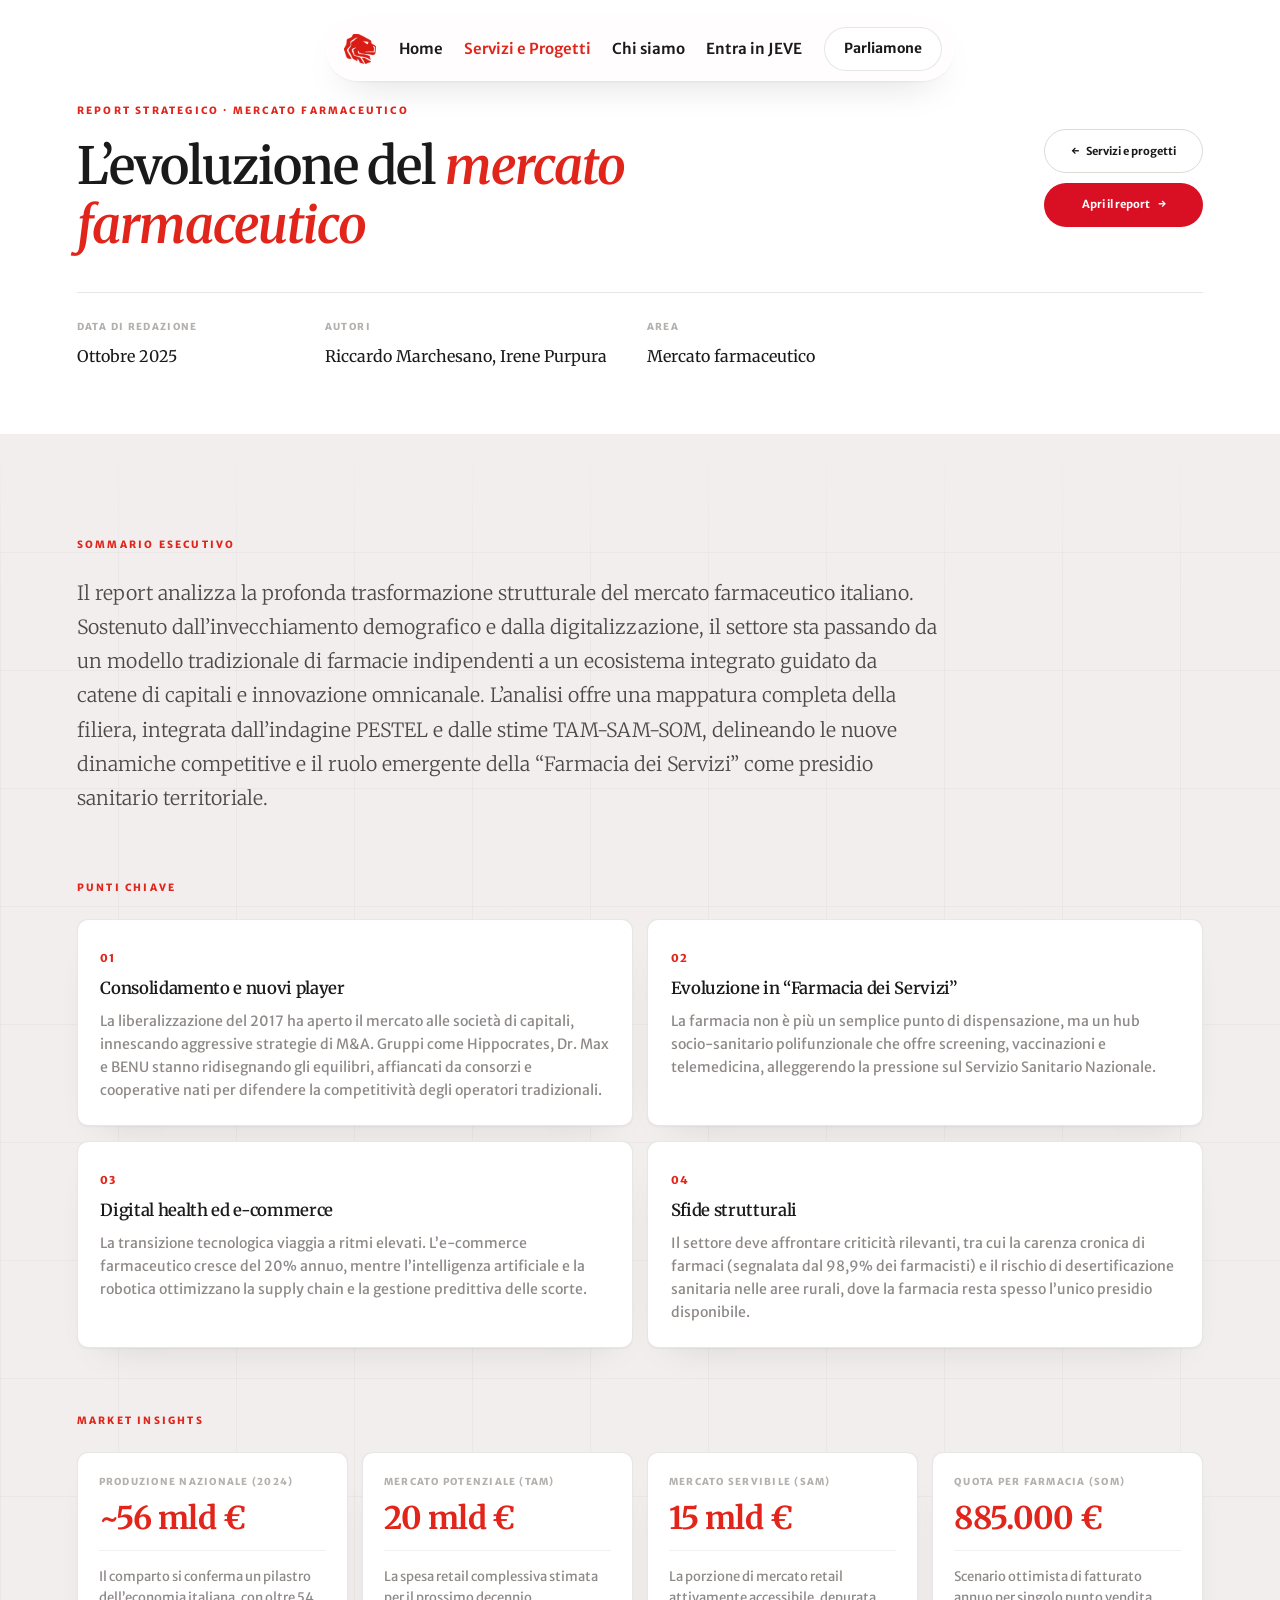
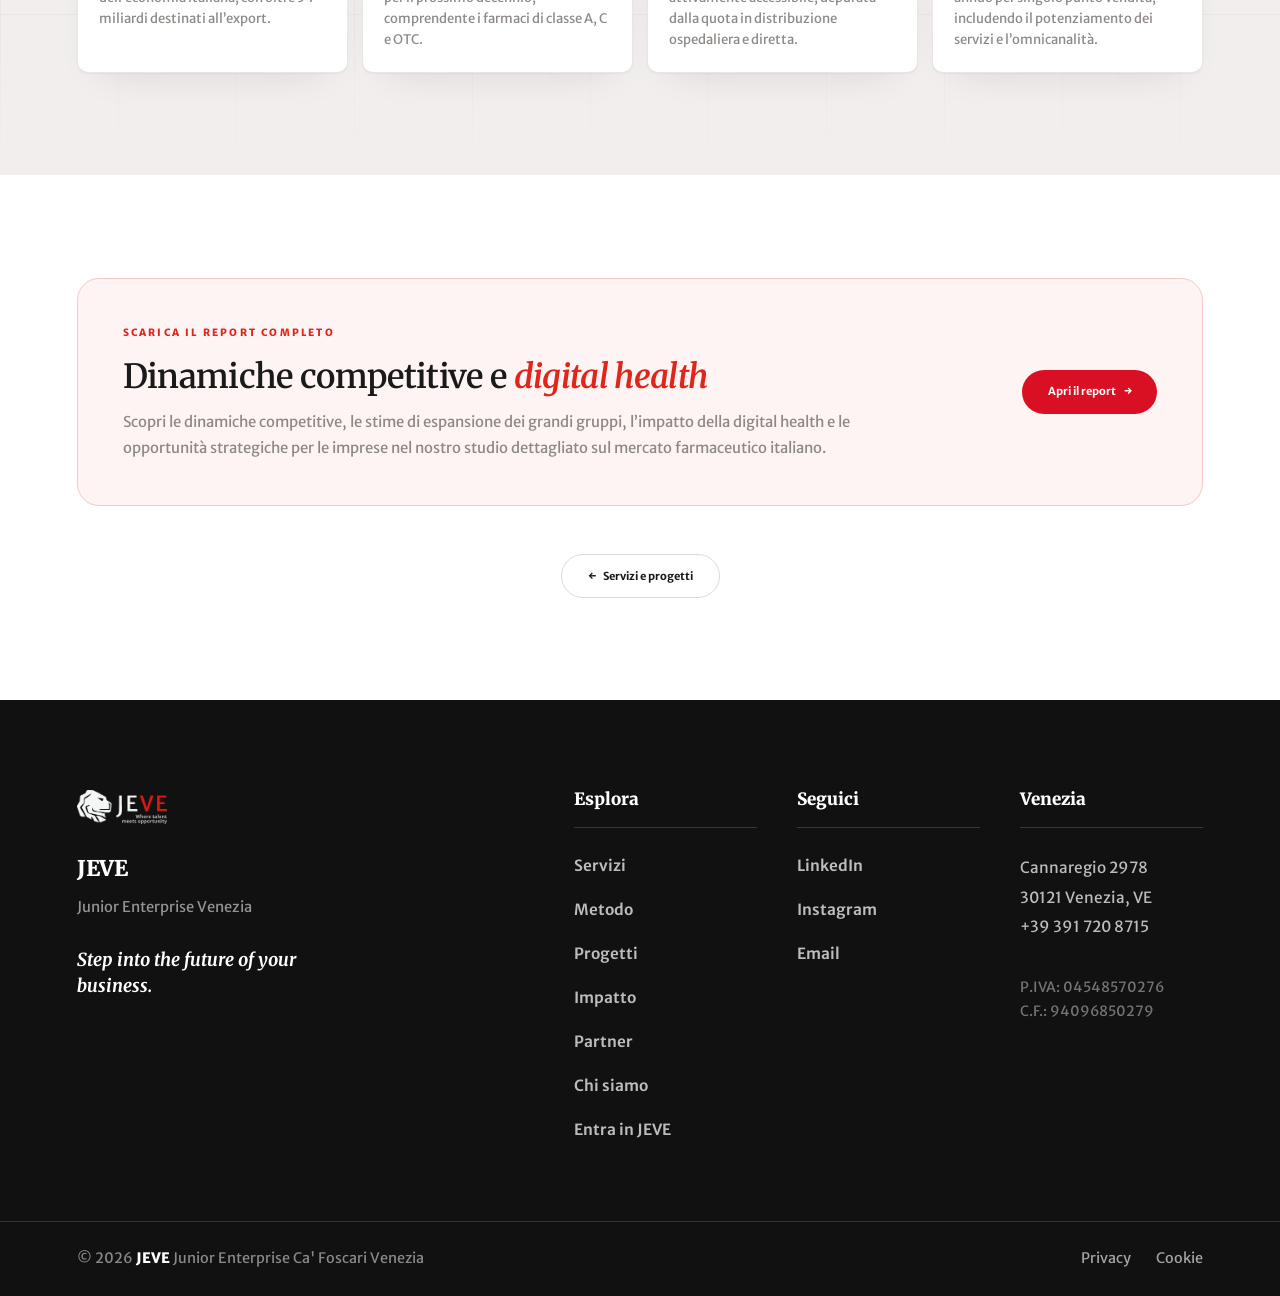
<file: report-farmaceutico.html>
<!DOCTYPE html>
<html lang="it">
<head>
  <meta charset="UTF-8">
  <meta name="viewport" content="width=device-width, initial-scale=1.0">
  <title>L’evoluzione del mercato farmaceutico — Report JEVE</title>
  <meta name="description" content="Report JEVE sul mercato farmaceutico italiano: consolidamento, Farmacia dei Servizi, digital health e stime di mercato.">

  <link rel="preconnect" href="https://fonts.googleapis.com">
  <link rel="preconnect" href="https://fonts.gstatic.com" crossorigin>
  <link href="https://fonts.googleapis.com/css2?family=Merriweather:ital,wght@0,300;0,400;0,500;0,600;0,700;0,900;1,300;1,400;1,600;1,700;1,900&amp;family=Merriweather+Sans:ital,wght@0,300;0,400;0,500;0,600;0,700;0,800;1,300;1,400;1,500;1,600;1,700;1,800&amp;display=swap" rel="stylesheet">

  <link rel="stylesheet" href="./src/style.css">
</head>
<body>

  <!-- ===================== NAVBAR ===================== -->
  <header class="nav">
    <div class="nav-pill">
      <a href="https://jeve.it" class="nav-mark" aria-label="JEVE — home">
        <img src="./assets/leone-rosso.png" alt="JEVE"
             onerror="this.insertAdjacentHTML('afterend','&lt;span class=&quot;nav-mark-txt&quot;&gt;JE&lt;i&gt;VE&lt;/i&gt;&lt;/span&gt;'); this.remove();">
      </a>

      <nav class="nav-links" id="navMenu" aria-label="Navigazione del sito">
        <a href="https://jeve.it/" class="nav-link">Home</a>
        <a href="./index.html" class="nav-link is-current" aria-current="page">Servizi e Progetti</a>
        <a href="https://jeve.it/chi-siamo/" class="nav-link">Chi siamo</a>
        <a href="https://jeve.it/entra-in-jeve/" class="nav-link">Entra in JEVE</a>
      </nav>

      <a href="./index.html#contatti" class="nav-cta">Parliamone</a>

      <button class="nav-burger" id="menuBtn" aria-label="Apri il menu" aria-expanded="false" aria-controls="navMenu">
        <span aria-hidden="true"></span>
      </button>
    </div>
  </header>

  <main>

    <section class="pub-hero">
      <div class="shell">
        <header class="sec-head pub-head">
          <div class="pub-head-t">
            <p class="eyebrow">Report strategico &middot; Mercato farmaceutico</p>
            <h1 class="sec-title rep-title">L’evoluzione del <span class="accent">mercato farmaceutico</span></h1>
          </div>
          <div class="pub-head-ctas">
            <a class="btn btn-line" href="./index.html#progetti"><span class="ar ar-l">&larr;</span> Servizi e progetti</a>
            <a class="btn btn-solid" href="./assets/report-farmaceutico.pdf" target="_blank" rel="noopener">Apri il report <span class="ar">&rarr;</span></a>
          </div>
        </header>

        <dl class="rep-meta">
          <div><dt>Data di redazione</dt><dd>Ottobre 2025</dd></div>
          <div><dt>Autori</dt><dd>Riccardo Marchesano, Irene Purpura</dd></div>
          <div><dt>Area</dt><dd>Mercato farmaceutico</dd></div>
        </dl>
      </div>
    </section>

    <section class="sec sec-tint sec-grid">
      <div class="shell rep-wrap">
        <div class="rep-block">
          <p class="eyebrow">Sommario esecutivo</p>
          <p class="rep-lead">Il report analizza la profonda trasformazione strutturale del mercato farmaceutico italiano. Sostenuto dall’invecchiamento demografico e dalla digitalizzazione, il settore sta passando da un modello tradizionale di farmacie indipendenti a un ecosistema integrato guidato da catene di capitali e innovazione omnicanale. L’analisi offre una mappatura completa della filiera, integrata dall’indagine PESTEL e dalle stime TAM-SAM-SOM, delineando le nuove dinamiche competitive e il ruolo emergente della &ldquo;Farmacia dei Servizi&rdquo; come presidio sanitario territoriale.</p>
        </div>

        <div class="rep-block">
          <p class="eyebrow">Punti chiave</p>
          <div class="rep-keys" data-n="4">
          <article class="rep-key">
            <span class="rep-key-n">01</span>
            <h3>Consolidamento e nuovi player</h3>
            <p>La liberalizzazione del 2017 ha aperto il mercato alle società di capitali, innescando aggressive strategie di M&amp;A. Gruppi come Hippocrates, Dr. Max e BENU stanno ridisegnando gli equilibri, affiancati da consorzi e cooperative nati per difendere la competitività degli operatori tradizionali.</p>
          </article>
          <article class="rep-key">
            <span class="rep-key-n">02</span>
            <h3>Evoluzione in &ldquo;Farmacia dei Servizi&rdquo;</h3>
            <p>La farmacia non è più un semplice punto di dispensazione, ma un hub socio-sanitario polifunzionale che offre screening, vaccinazioni e telemedicina, alleggerendo la pressione sul Servizio Sanitario Nazionale.</p>
          </article>
          <article class="rep-key">
            <span class="rep-key-n">03</span>
            <h3>Digital health ed e-commerce</h3>
            <p>La transizione tecnologica viaggia a ritmi elevati. L’e-commerce farmaceutico cresce del 20% annuo, mentre l’intelligenza artificiale e la robotica ottimizzano la supply chain e la gestione predittiva delle scorte.</p>
          </article>
          <article class="rep-key">
            <span class="rep-key-n">04</span>
            <h3>Sfide strutturali</h3>
            <p>Il settore deve affrontare criticità rilevanti, tra cui la carenza cronica di farmaci (segnalata dal 98,9% dei farmacisti) e il rischio di desertificazione sanitaria nelle aree rurali, dove la farmacia resta spesso l’unico presidio disponibile.</p>
          </article>
          </div>
        </div>

        <div class="rep-block">
          <p class="eyebrow">Market insights</p>
          <div class="rep-mi">
          <article class="rep-mi-card">
            <p class="rep-mi-lab">Produzione nazionale (2024)</p>
            <p class="rep-mi-val">~56 mld &euro;</p>
            <p class="rep-mi-ins">Il comparto si conferma un pilastro dell’economia italiana, con oltre 54 miliardi destinati all’export.</p>
          </article>
          <article class="rep-mi-card">
            <p class="rep-mi-lab">Mercato potenziale (TAM)</p>
            <p class="rep-mi-val">20 mld &euro;</p>
            <p class="rep-mi-ins">La spesa retail complessiva stimata per il prossimo decennio, comprendente i farmaci di classe A, C e OTC.</p>
          </article>
          <article class="rep-mi-card">
            <p class="rep-mi-lab">Mercato servibile (SAM)</p>
            <p class="rep-mi-val">15 mld &euro;</p>
            <p class="rep-mi-ins">La porzione di mercato retail attivamente accessibile, depurata dalla quota in distribuzione ospedaliera e diretta.</p>
          </article>
          <article class="rep-mi-card">
            <p class="rep-mi-lab">Quota per farmacia (SOM)</p>
            <p class="rep-mi-val">885.000 &euro;</p>
            <p class="rep-mi-ins">Scenario ottimista di fatturato annuo per singolo punto vendita, includendo il potenziamento dei servizi e l’omnicanalità.</p>
          </article>
          </div>
        </div>
      </div>
    </section>

    <section class="sec sec-white">
      <div class="shell">
        <div class="rep-dl">
          <div>
            <p class="eyebrow">Scarica il report completo</p>
            <h2 class="reports-cta-t">Dinamiche competitive e <span class="accent">digital health</span></h2>
            <p class="rep-dl-d">Scopri le dinamiche competitive, le stime di espansione dei grandi gruppi, l’impatto della digital health e le opportunità strategiche per le imprese nel nostro studio dettagliato sul mercato farmaceutico italiano.</p>
          </div>
          <a class="btn btn-solid" href="./assets/report-farmaceutico.pdf" target="_blank" rel="noopener">Apri il report <span class="ar">&rarr;</span></a>
        </div>

        <div class="pub-foot-cta">
          <a class="btn btn-line" href="./index.html#progetti"><span class="ar ar-l">&larr;</span> Servizi e progetti</a>
        </div>
      </div>
    </section>

  </main>

  <footer class="footer">
    <div class="shell footer-grid">
      <div class="footer-brand">
        <a href="https://jeve.it" class="footer-logo">
          <img src="./assets/logo-jeve-bianco.png" alt="JEVE" onerror="this.src='./assets/logo-jeve-compatto-bianco.png'; this.onerror=function(){this.remove()};">
        </a>
        <p class="footer-name"><b>JEVE</b><span>Junior Enterprise Venezia</span></p>
        <p class="footer-claim">Step into the future of your business.</p>
      </div>

      <div class="footer-cols">
        <div class="fcol">
          <h3>Esplora</h3>
          <a href="./index.html#servizi">Servizi</a>
          <a href="./index.html#metodo">Metodo</a>
          <a href="./index.html#progetti">Progetti</a>
          <a href="./index.html#impatto">Impatto</a>
          <a href="https://jeve.it/partner-2/">Partner</a>
          <a href="https://jeve.it/chi-siamo/">Chi siamo</a>
          <a href="https://jeve.it/entra-in-jeve/">Entra in JEVE</a>
        </div>
        <div class="fcol">
          <h3>Seguici</h3>
          <a href="https://it.linkedin.com/company/jeve-junior-enterprise-venezia" target="_blank" rel="noopener">LinkedIn</a>
          <a href="https://www.instagram.com/jeve.venezia/" target="_blank" rel="noopener">Instagram</a>
          <a href="mailto:info@jeve.it">Email</a>
        </div>
        <div class="fcol">
          <h3>Venezia</h3>
          <p class="faddr">
            Cannaregio 2978<br>
            30121 Venezia, VE<br>
            +39 391 720 8715
          </p>
          <p class="fvat">P.IVA: 04548570276<br>C.F.: 94096850279</p>
        </div>
      </div>
    </div>

    <div class="shell footer-bottom">
      <span>© 2026 <b>JEVE</b> Junior Enterprise Ca' Foscari Venezia</span>
      <span class="fbot-links">
        <a href="https://jeve.it/privacy-policy/">Privacy</a>
        <a href="https://jeve.it/cookie-policy/">Cookie</a>
      </span>
    </div>
  </footer>

  <script type="module" src="./src/main.js"></script>
</body>
</html>
</file>
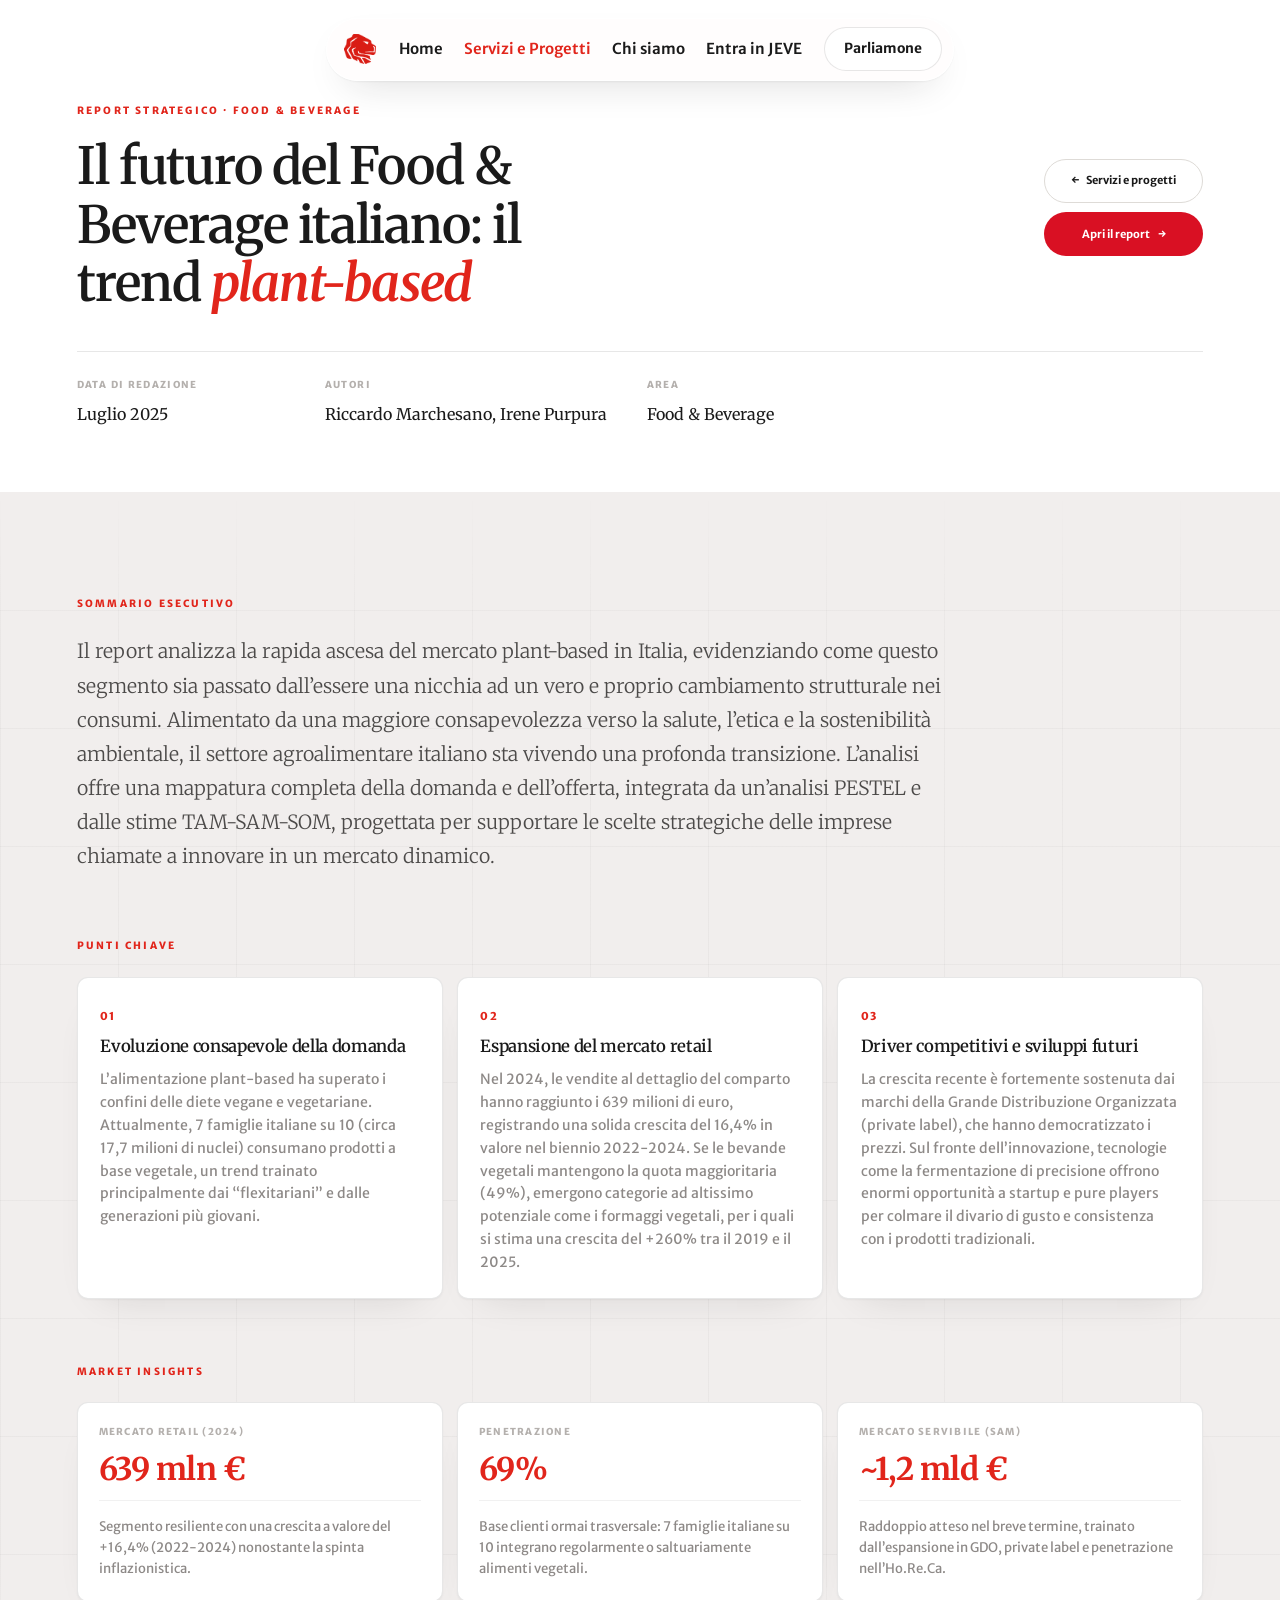
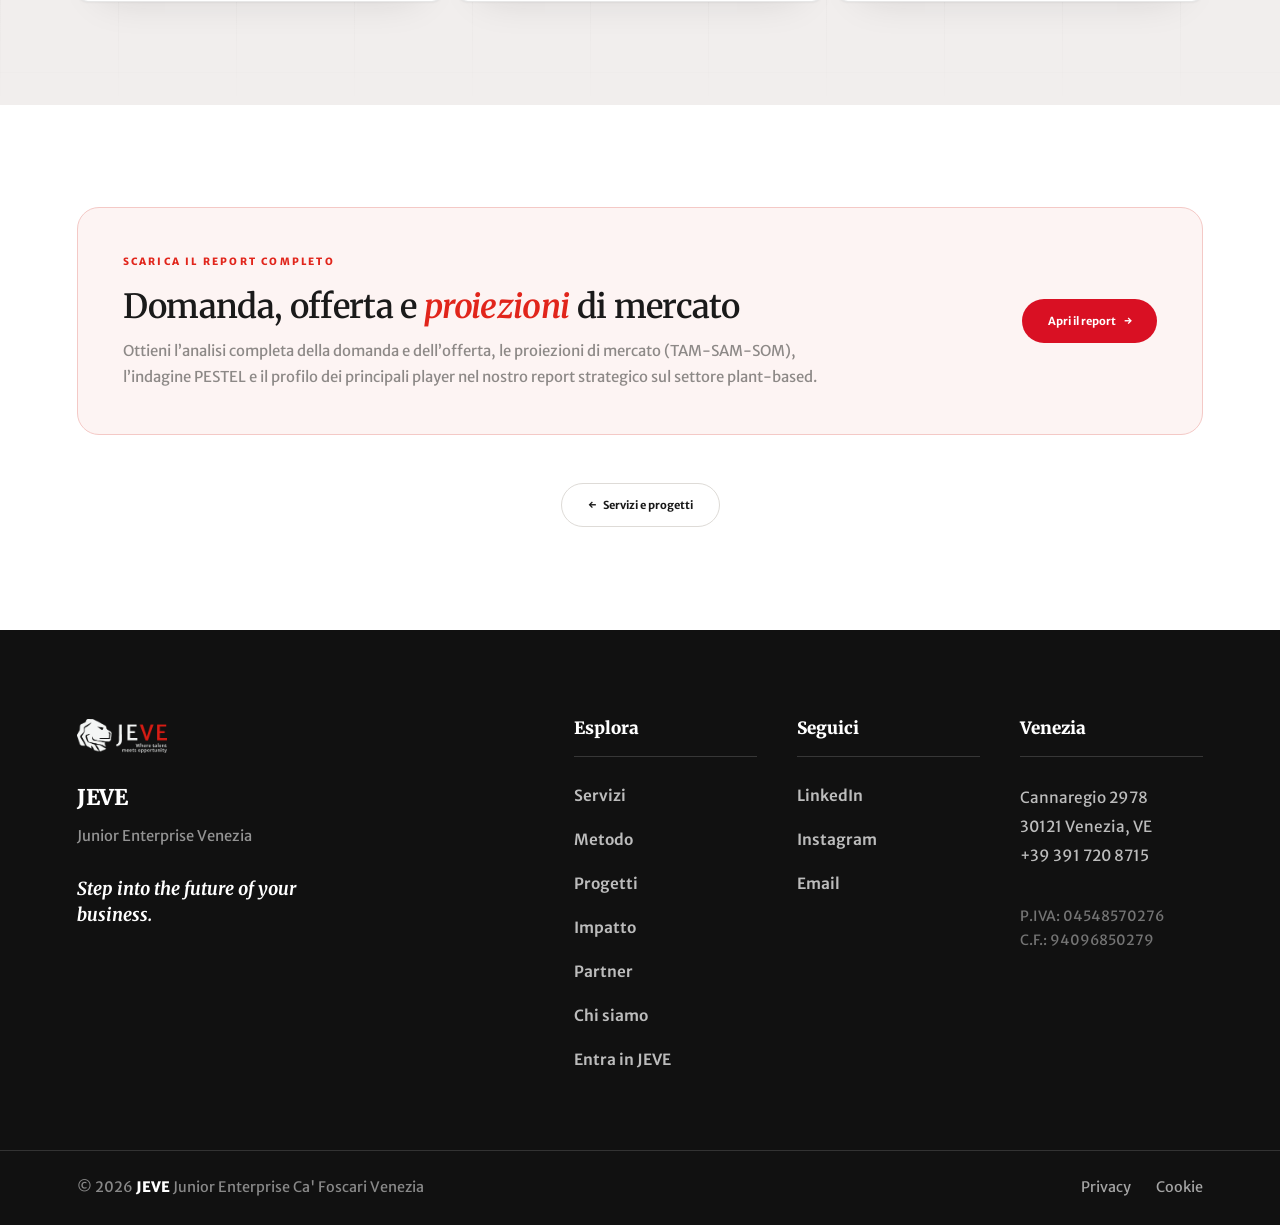
<file: report-food-beverage.html>
<!DOCTYPE html>
<html lang="it">
<head>
  <meta charset="UTF-8">
  <meta name="viewport" content="width=device-width, initial-scale=1.0">
  <title>Il futuro del Food &amp; Beverage italiano — Report JEVE</title>
  <meta name="description" content="Report JEVE sul mercato plant-based italiano: domanda, retail, private label e stime di mercato.">

  <link rel="preconnect" href="https://fonts.googleapis.com">
  <link rel="preconnect" href="https://fonts.gstatic.com" crossorigin>
  <link href="https://fonts.googleapis.com/css2?family=Merriweather:ital,wght@0,300;0,400;0,500;0,600;0,700;0,900;1,300;1,400;1,600;1,700;1,900&amp;family=Merriweather+Sans:ital,wght@0,300;0,400;0,500;0,600;0,700;0,800;1,300;1,400;1,500;1,600;1,700;1,800&amp;display=swap" rel="stylesheet">

  <link rel="stylesheet" href="./src/style.css">
</head>
<body>

  <!-- ===================== NAVBAR ===================== -->
  <header class="nav">
    <div class="nav-pill">
      <a href="https://jeve.it" class="nav-mark" aria-label="JEVE — home">
        <img src="./assets/leone-rosso.png" alt="JEVE"
             onerror="this.insertAdjacentHTML('afterend','&lt;span class=&quot;nav-mark-txt&quot;&gt;JE&lt;i&gt;VE&lt;/i&gt;&lt;/span&gt;'); this.remove();">
      </a>

      <nav class="nav-links" id="navMenu" aria-label="Navigazione del sito">
        <a href="https://jeve.it/" class="nav-link">Home</a>
        <a href="./index.html" class="nav-link is-current" aria-current="page">Servizi e Progetti</a>
        <a href="https://jeve.it/chi-siamo/" class="nav-link">Chi siamo</a>
        <a href="https://jeve.it/entra-in-jeve/" class="nav-link">Entra in JEVE</a>
      </nav>

      <a href="./index.html#contatti" class="nav-cta">Parliamone</a>

      <button class="nav-burger" id="menuBtn" aria-label="Apri il menu" aria-expanded="false" aria-controls="navMenu">
        <span aria-hidden="true"></span>
      </button>
    </div>
  </header>

  <main>

    <section class="pub-hero">
      <div class="shell">
        <header class="sec-head pub-head">
          <div class="pub-head-t">
            <p class="eyebrow">Report strategico &middot; Food &amp; Beverage</p>
            <h1 class="sec-title rep-title">Il futuro del Food &amp; Beverage italiano: il trend <span class="accent">plant-based</span></h1>
          </div>
          <div class="pub-head-ctas">
            <a class="btn btn-line" href="./index.html#progetti"><span class="ar ar-l">&larr;</span> Servizi e progetti</a>
            <a class="btn btn-solid" href="./assets/report-food-beverage.pdf" target="_blank" rel="noopener">Apri il report <span class="ar">&rarr;</span></a>
          </div>
        </header>

        <dl class="rep-meta">
          <div><dt>Data di redazione</dt><dd>Luglio 2025</dd></div>
          <div><dt>Autori</dt><dd>Riccardo Marchesano, Irene Purpura</dd></div>
          <div><dt>Area</dt><dd>Food &amp; Beverage</dd></div>
        </dl>
      </div>
    </section>

    <section class="sec sec-tint sec-grid">
      <div class="shell rep-wrap">
        <div class="rep-block">
          <p class="eyebrow">Sommario esecutivo</p>
          <p class="rep-lead">Il report analizza la rapida ascesa del mercato plant-based in Italia, evidenziando come questo segmento sia passato dall’essere una nicchia ad un vero e proprio cambiamento strutturale nei consumi. Alimentato da una maggiore consapevolezza verso la salute, l’etica e la sostenibilità ambientale, il settore agroalimentare italiano sta vivendo una profonda transizione. L’analisi offre una mappatura completa della domanda e dell’offerta, integrata da un’analisi PESTEL e dalle stime TAM-SAM-SOM, progettata per supportare le scelte strategiche delle imprese chiamate a innovare in un mercato dinamico.</p>
        </div>

        <div class="rep-block">
          <p class="eyebrow">Punti chiave</p>
          <div class="rep-keys" data-n="3">
          <article class="rep-key">
            <span class="rep-key-n">01</span>
            <h3>Evoluzione consapevole della domanda</h3>
            <p>L’alimentazione plant-based ha superato i confini delle diete vegane e vegetariane. Attualmente, 7 famiglie italiane su 10 (circa 17,7 milioni di nuclei) consumano prodotti a base vegetale, un trend trainato principalmente dai &ldquo;flexitariani&rdquo; e dalle generazioni più giovani.</p>
          </article>
          <article class="rep-key">
            <span class="rep-key-n">02</span>
            <h3>Espansione del mercato retail</h3>
            <p>Nel 2024, le vendite al dettaglio del comparto hanno raggiunto i 639 milioni di euro, registrando una solida crescita del 16,4% in valore nel biennio 2022-2024. Se le bevande vegetali mantengono la quota maggioritaria (49%), emergono categorie ad altissimo potenziale come i formaggi vegetali, per i quali si stima una crescita del +260% tra il 2019 e il 2025.</p>
          </article>
          <article class="rep-key">
            <span class="rep-key-n">03</span>
            <h3>Driver competitivi e sviluppi futuri</h3>
            <p>La crescita recente è fortemente sostenuta dai marchi della Grande Distribuzione Organizzata (private label), che hanno democratizzato i prezzi. Sul fronte dell’innovazione, tecnologie come la fermentazione di precisione offrono enormi opportunità a startup e pure players per colmare il divario di gusto e consistenza con i prodotti tradizionali.</p>
          </article>
          </div>
        </div>

        <div class="rep-block">
          <p class="eyebrow">Market insights</p>
          <div class="rep-mi">
          <article class="rep-mi-card">
            <p class="rep-mi-lab">Mercato retail (2024)</p>
            <p class="rep-mi-val">639 mln &euro;</p>
            <p class="rep-mi-ins">Segmento resiliente con una crescita a valore del +16,4% (2022-2024) nonostante la spinta inflazionistica.</p>
          </article>
          <article class="rep-mi-card">
            <p class="rep-mi-lab">Penetrazione</p>
            <p class="rep-mi-val">69%</p>
            <p class="rep-mi-ins">Base clienti ormai trasversale: 7 famiglie italiane su 10 integrano regolarmente o saltuariamente alimenti vegetali.</p>
          </article>
          <article class="rep-mi-card">
            <p class="rep-mi-lab">Mercato servibile (SAM)</p>
            <p class="rep-mi-val">~1,2 mld &euro;</p>
            <p class="rep-mi-ins">Raddoppio atteso nel breve termine, trainato dall’espansione in GDO, private label e penetrazione nell’Ho.Re.Ca.</p>
          </article>
          </div>
        </div>
      </div>
    </section>

    <section class="sec sec-white">
      <div class="shell">
        <div class="rep-dl">
          <div>
            <p class="eyebrow">Scarica il report completo</p>
            <h2 class="reports-cta-t">Domanda, offerta e <span class="accent">proiezioni</span> di mercato</h2>
            <p class="rep-dl-d">Ottieni l’analisi completa della domanda e dell’offerta, le proiezioni di mercato (TAM-SAM-SOM), l’indagine PESTEL e il profilo dei principali player nel nostro report strategico sul settore plant-based.</p>
          </div>
          <a class="btn btn-solid" href="./assets/report-food-beverage.pdf" target="_blank" rel="noopener">Apri il report <span class="ar">&rarr;</span></a>
        </div>

        <div class="pub-foot-cta">
          <a class="btn btn-line" href="./index.html#progetti"><span class="ar ar-l">&larr;</span> Servizi e progetti</a>
        </div>
      </div>
    </section>

  </main>

  <footer class="footer">
    <div class="shell footer-grid">
      <div class="footer-brand">
        <a href="https://jeve.it" class="footer-logo">
          <img src="./assets/logo-jeve-bianco.png" alt="JEVE" onerror="this.src='./assets/logo-jeve-compatto-bianco.png'; this.onerror=function(){this.remove()};">
        </a>
        <p class="footer-name"><b>JEVE</b><span>Junior Enterprise Venezia</span></p>
        <p class="footer-claim">Step into the future of your business.</p>
      </div>

      <div class="footer-cols">
        <div class="fcol">
          <h3>Esplora</h3>
          <a href="./index.html#servizi">Servizi</a>
          <a href="./index.html#metodo">Metodo</a>
          <a href="./index.html#progetti">Progetti</a>
          <a href="./index.html#impatto">Impatto</a>
          <a href="https://jeve.it/partner-2/">Partner</a>
          <a href="https://jeve.it/chi-siamo/">Chi siamo</a>
          <a href="https://jeve.it/entra-in-jeve/">Entra in JEVE</a>
        </div>
        <div class="fcol">
          <h3>Seguici</h3>
          <a href="https://it.linkedin.com/company/jeve-junior-enterprise-venezia" target="_blank" rel="noopener">LinkedIn</a>
          <a href="https://www.instagram.com/jeve.venezia/" target="_blank" rel="noopener">Instagram</a>
          <a href="mailto:info@jeve.it">Email</a>
        </div>
        <div class="fcol">
          <h3>Venezia</h3>
          <p class="faddr">
            Cannaregio 2978<br>
            30121 Venezia, VE<br>
            +39 391 720 8715
          </p>
          <p class="fvat">P.IVA: 04548570276<br>C.F.: 94096850279</p>
        </div>
      </div>
    </div>

    <div class="shell footer-bottom">
      <span>© 2026 <b>JEVE</b> Junior Enterprise Ca' Foscari Venezia</span>
      <span class="fbot-links">
        <a href="https://jeve.it/privacy-policy/">Privacy</a>
        <a href="https://jeve.it/cookie-policy/">Cookie</a>
      </span>
    </div>
  </footer>

  <script type="module" src="./src/main.js"></script>
</body>
</html>
</file>
<file: src/style.css>
/* ==========================================================================
   JEVE — SERVIZI & PROGETTI
   Sistema visivo allineato alla pagina "Chi siamo":
   serif editoriale + sans umanista, fondi caldi chiari con wash rosa,
   card bianche arrotondate, pill, griglia leggera di sfondo, rosso unico
   accento. Nessun blocco nero.
   ========================================================================== */

:root {
  --paper:     #f6f4f3;
  --paper-2:   #ffffff;
  --tint:      #f1eeed;
  --wash:      #fbeae8;
  --wash-soft: #fdf4f3;

  --ink:    #1a1a1a;
  --ink-2:  #4c4a49;
  --ink-3:  #8d8987;
  --ink-4:  #b4b0ad;

  --red:    #e1251b;
  --red-2:  #bf1a12;
  --red-3:  #f4c9c6;

  --line:      rgba(26, 26, 26, 0.10);
  --line-soft: rgba(26, 26, 26, 0.06);
  --grid:      rgba(26, 26, 26, 0.032);

  --r:    22px;
  --r-m:  16px;
  --r-s:  11px;
  --pill: 999px;

  --shadow:    0 1px 2px rgba(26,26,26,.04), 0 18px 40px -26px rgba(26,26,26,.16);
  --shadow-up: 0 2px 6px rgba(26,26,26,.05), 0 34px 64px -30px rgba(26,26,26,.26);

  --serif: 'Merriweather', Georgia, 'Times New Roman', serif;
  --sans:  'Merriweather Sans', -apple-system, BlinkMacSystemFont, 'Segoe UI', sans-serif;

  --wrap: 1440px;
  --gut:  clamp(1.5rem, 6vw, 6rem);
}

*, *::before, *::after { box-sizing: border-box; margin: 0; padding: 0; }
html { scroll-behavior: smooth; font-size: 16px; }

body {
  background: var(--paper);
  color: var(--ink-2);
  font-family: var(--sans);
  font-size: clamp(0.97rem, 0.25vw + 0.92rem, 1.06rem);
  font-weight: 400;
  line-height: 1.72;
  overflow-x: hidden; overscroll-behavior-x: none;
  -webkit-font-smoothing: antialiased;
  -moz-osx-font-smoothing: grayscale;
}

h1, h2, h3, h4 {
  font-family: var(--serif);
  font-weight: 700;
  color: var(--ink);
  letter-spacing: -0.02em;
  line-height: 1.14;
  text-wrap: pretty;
}

a { color: var(--red); text-decoration: none; }
a:hover { color: var(--red-2); }
button { font: inherit; color: inherit; background: none; border: 0; }
img { display: block; max-width: 100%; }
:focus-visible { outline: 2px solid var(--red); outline-offset: 3px; border-radius: 4px; }

.shell {
  width: 100%; max-width: var(--wrap); margin: 0 auto;
  padding-inline: var(--gut); position: relative; z-index: 2;
}

.accent { color: var(--red); font-style: italic; }

/* ---------- etichetta di sezione ---------- */
.eyebrow {
  display: block;
  font-size: 0.625rem; font-weight: 800;
  letter-spacing: 0.22em; text-transform: uppercase;
  color: var(--red); margin-bottom: 1.1rem;
}
.eyebrow-mute { color: var(--ink-4); }

/* ---------- testata di sezione ---------- */
.sec { position: relative; padding: clamp(4rem, 8vw, 7.5rem) 0; }
.sec-white { background: #ffffff; }
.sec-tint  { background: var(--tint); }

.sec-grid::before {
  content: ""; position: absolute; inset: 0; z-index: 0; pointer-events: none;
  background:
    repeating-linear-gradient(to right, var(--grid) 0 1px, transparent 1px 118px),
    repeating-linear-gradient(to bottom, var(--grid) 0 1px, transparent 1px 118px);
  mask-image: linear-gradient(to bottom, transparent, #000 12%, #000 88%, transparent);
}

.sec-wash { background: var(--wash); }
.sec-wash::after {
  content: ""; position: absolute; inset: 0; z-index: 0; pointer-events: none;
  background:
    radial-gradient(85% 65% at -6% -10%, rgba(225,37,27,.24), rgba(225,37,27,.08) 34%, rgba(225,37,27,0) 56%),
    linear-gradient(to bottom, rgba(255,255,255,0) 30%, rgba(255,255,255,.85) 60%, #fff 88%);
}

.sec-head { max-width: 46rem; margin-bottom: clamp(2.5rem, 5vw, 4rem); }
.sec-title { font-size: clamp(2.1rem, 1.3rem + 3.6vw, 4rem); font-weight: 600; }
.sec-lead {
  margin-top: 1.4rem; font-size: clamp(1rem, 0.5vw + 0.9rem, 1.14rem);
  color: var(--ink-3); max-width: 40rem;
}
#servizi .sec-lead { max-width: none; }
@media (min-width: 900px) {
  #servizi .sec-lead { white-space: nowrap; }
  #servizi .sec-head { margin-bottom: 1.6rem; }
}

/* ==========================================================================
   NAVBAR — pillola sospesa, centrata
   ========================================================================== */
.nav { position: fixed; top: 0; left: 0; width: 100%; z-index: 200; padding: 1.1rem var(--gut); pointer-events: none; }
.nav-pill {
  pointer-events: auto;
  display: flex; align-items: center; gap: clamp(.6rem, 1.6vw, 1.6rem);
  width: max-content; max-width: 100%; margin: 0 auto;
  padding: .55rem .7rem .55rem 1.1rem;
  border-radius: var(--pill);
  background: rgba(255, 253, 253, 0.82);
  border: 1px solid rgba(255,255,255,.9);
  backdrop-filter: blur(20px) saturate(180%);
  -webkit-backdrop-filter: blur(20px) saturate(180%);
  box-shadow: 0 1px 2px rgba(26,26,26,.05), 0 16px 40px -22px rgba(26,26,26,.28);
}
.nav-mark { display: flex; align-items: center; flex: none; }
.nav-mark img { height: 30px; width: auto; }
.nav-mark .nav-mark-txt { font-family: var(--serif); font-weight: 900; font-size: 1rem; color: var(--ink); }
.nav-mark .nav-mark-txt i { font-style: normal; color: var(--red); }

.nav-links { display: flex; align-items: center; gap: clamp(.4rem, 1.4vw, 1.5rem); }
.nav-link {
  font-size: 0.94rem; font-weight: 600; color: var(--ink);
  white-space: nowrap; transition: color .2s; padding: .3rem .1rem;
}
.nav-link:hover { color: var(--red); }
.nav-link.is-current { color: var(--red); }

.nav-cta {
  flex: none; padding: .56rem 1.2rem; border-radius: var(--pill);
  border: 1px solid var(--line); background: rgba(255,255,255,.7);
  font-size: 0.86rem; font-weight: 700; color: var(--ink);
  transition: background .2s, border-color .2s, color .2s;
}
.nav-cta:hover { background: var(--red); border-color: var(--red); color: #fff; }

.nav-burger { display: none; width: 38px; height: 38px; border-radius: var(--pill); align-items: center; justify-content: center; cursor: pointer; }
.nav-burger span { display: block; width: 18px; height: 2px; background: var(--ink); position: relative; border-radius: 2px; }
.nav-burger span::before, .nav-burger span::after { content: ""; position: absolute; left: 0; width: 18px; height: 2px; background: var(--ink); border-radius: 2px; }
.nav-burger span::before { top: -5.5px; } .nav-burger span::after { top: 5.5px; }

/* ==========================================================================
   BOTTONI
   ========================================================================== */
.btn {
  display: inline-flex; align-items: center; justify-content: center; gap: .5rem;
  height: 44px; padding: 0 26px; border-radius: 50px;
  border: 1px solid transparent; font-family: var(--sans); font-size: .6875rem; font-weight: 700;
  cursor: pointer; transition: background .22s, color .22s, border-color .22s, transform .22s, box-shadow .22s;
}
.btn-solid { background: #d91023; color: #fff; border: none; }
.btn-solid:hover { background: var(--red-2); color: #fff; transform: translateY(-2px); }
.btn-line { background: #fff; color: #191919; border: 1px solid #dedbd7; }
.btn-line:hover { border-color: var(--ink-4); background: #fff; color: #191919; transform: translateY(-2px); }
.btn.full { width: 100%; }
.ar { display: inline-block; transition: transform .22s; }
.btn:hover .ar { transform: translateX(4px); }

/* link testuale con freccia */
.arrow-link { display: inline-flex; align-items: center; gap: .5rem; font-weight: 800; font-size: 0.94rem; color: var(--ink); }
.arrow-link i { font-style: normal; color: var(--red); transition: transform .22s; }
.arrow-link:hover { color: var(--red); }
.arrow-link:hover i { transform: translateX(4px); }

/* ==========================================================================
   SLOT FOTO — placeholder fino al caricamento del file
   ========================================================================== */
.ph { position: relative; overflow: hidden; border-radius: var(--r-m); background: #efebe9; }
.ph img { width: 100%; height: 100%; object-fit: cover; }
.ph.empty {
  background:
    repeating-linear-gradient(135deg, rgba(26,26,26,.045) 0 6px, transparent 6px 13px),
    var(--wash);
}
.ph figcaption {
  display: none; position: absolute; left: 50%; top: 50%; transform: translate(-50%, -50%);
  font-family: ui-monospace, SFMono-Regular, Menlo, monospace;
  font-size: .68rem; letter-spacing: .04em; color: var(--ink-3);
  background: rgba(255,255,255,.86); padding: .4rem .7rem; border-radius: var(--pill);
  white-space: nowrap;
}
.ph.empty figcaption { display: block; }

/* ==========================================================================
   HERO
   ========================================================================== */
.hero { min-height: 100vh; min-height: 100svh; display: flex; align-items: center; padding: clamp(7rem, 11vw, 9rem) 0 clamp(3rem, 6vw, 5rem); position: relative; overflow: hidden; background: #fff; }
.hero::before, .hero::after {
  content: ""; position: absolute; border-radius: 50%;
  pointer-events: none; filter: blur(60px);
}
.hero::before {
  top: -8%; left: -6%;
  width: clamp(360px, 42vw, 620px); height: clamp(360px, 42vw, 620px);
  background: radial-gradient(closest-side, rgba(217,16,35,.16), rgba(217,16,35,0));
}
.hero::after {
  right: -6%; bottom: -10%;
  width: clamp(300px, 34vw, 520px); height: clamp(300px, 34vw, 520px);
  background: radial-gradient(closest-side, rgba(217,16,35,.12), rgba(217,16,35,0));
}
.hero-grid { display: grid; gap: clamp(2.2rem, 4vw, 4rem); align-items: center; width: 100%; }
@media (min-width: 1000px) { .hero-grid { grid-template-columns: 1.15fr 0.85fr; } }

.hero-title { font-size: clamp(3rem, 1.6rem + 6.4vw, 5.75rem); font-weight: 600; letter-spacing: -0.03em; line-height: 1.06; }
.hero-title .accent { white-space: nowrap; }
.hero-lead { margin-top: 1.5rem; font-family: var(--sans); font-weight: 400; font-size: 1.15rem; line-height: 1.45; color: var(--ink-3); max-width: 24rem; }
.hero-actions { display: flex; flex-wrap: wrap; gap: 1.2rem; margin-top: 2.3rem; }

.hero-art { position: relative; }
.hero-panel { display: grid; place-items: center; aspect-ratio: 1 / 0.86; perspective: 900px; }
.hero-emblem { display: block; width: 100%; max-width: 470px; }
@media (max-width: 999px) { .hero-panel { aspect-ratio: auto; } .hero-emblem { width: 58%; max-width: 300px; } }
@media (max-width: 899px) {
  .hero { min-height: 0; padding: 6rem 0; }
  .hero-grid { grid-template-columns: minmax(0, 1fr); align-items: start; gap: 1rem; }
  .hero-copy { grid-area: 1 / 1; position: relative; z-index: 1; }
  .hero-art {
    grid-area: 1 / 1; justify-self: end; align-self: start; z-index: 0;
    width: clamp(96px, 26vw, 130px); margin-top: .7rem; pointer-events: none;
  }
  .hero-panel { perspective: none; }
  .hero-emblem { width: 100%; max-width: none; pointer-events: auto; }
  .hero-title { font-size: min(clamp(3rem, 1.6rem + 6.4vw, 5.75rem), 10.4vw); }
  .hero-title .accent { white-space: nowrap; }
}
.hero-emblem img {
  width: 100%; height: auto;
  transform: rotateX(var(--logo-rx, -1deg)) rotateY(var(--logo-ry, -2deg));
  transition: transform .28s cubic-bezier(.2,.8,.2,1);
  filter: drop-shadow(0 26px 40px rgba(225,37,27,.22));
}

/* ==========================================================================
   SERVIZI
   Tab d'area compatte → riga di esito → griglia di card.
   Tutto leggibile in una sola schermata: l'obiettivo sta su una riga sola.
   ========================================================================== */
.tabs { display: flex; flex-wrap: wrap; gap: .5rem; margin-bottom: 1.6rem; }
.tab {
  display: inline-flex; align-items: center; height: 44px; padding: 0 26px; border-radius: 50px;
  border: 1px solid #dedbd7; background: #fff;
  font-family: var(--sans); font-size: .6875rem; font-weight: 700; color: #191919; cursor: pointer;
  transition: background .2s, color .2s, border-color .2s;
}
.tab:hover { border-color: var(--ink-4); color: #191919; }
.tab.is-active { background: #d91023; border-color: #d91023; color: #fff; }

.outcome {
  display: grid; gap: .35rem 1.6rem; align-items: baseline;
  padding: 1.5rem 0 1.7rem; border-top: 1px solid var(--line);
  border-bottom: 1px solid var(--line-soft); margin-bottom: 2.4rem;
}
@media (min-width: 860px) { .outcome { grid-template-columns: minmax(0, 20rem) 1fr auto; } }
.outcome-title { font-size: clamp(1.18rem, 1.7vw, 1.45rem); }
.outcome-copy { color: var(--ink-3); font-size: .99rem; }
.outcome-count { font-family: var(--serif); font-weight: 700; color: var(--ink-4); font-size: .95rem; white-space: nowrap; }
.outcome-count b { color: var(--red); font-size: 1.35rem; }

.cards { display: grid; gap: 1.1rem; grid-template-columns: repeat(auto-fit, minmax(255px, 1fr)); }

.card {
  position: relative; display: flex; flex-direction: column; text-align: left;
  padding: 1.7rem 1.6rem 1.35rem; border-radius: var(--r);
  background: var(--paper-2); border: 1px solid var(--line-soft);
  box-shadow: var(--shadow); cursor: pointer; overflow: hidden;
  transition: transform .24s, box-shadow .24s, border-color .24s;
}
.card:hover {
  transform: translateY(-4px); box-shadow: 0 2px 8px rgba(217,17,35,.18), 0 34px 64px -28px rgba(217,17,35,.5);
  background: #D91123; border-color: #D91123;
}
.card:hover .card-n, .card:hover .card-title, .card:hover .card-copy, .card:hover .card-foot { color: #fff; }
.card:hover .card-copy { color: rgba(255,255,255,.88); }
.card:hover .card-n { color: rgba(255,255,255,.7); }
.card:hover .card-dot { background: #fff; }
.card:hover .card-ghost { color: #fff; opacity: .32; }
.card:hover .card-foot { border-top-color: rgba(255,255,255,.3); }
.card:hover .card-foot i { color: #fff; }
.card-ghost { position: absolute; top: 3.3rem; right: 1.5rem; width: 62px; height: 62px; color: var(--ink); opacity: .07; pointer-events: none; transition: color .28s, opacity .28s; }
.card-ghost svg { width: 100%; height: 100%; }
.card-n { font-family: var(--serif); font-size: .95rem; font-weight: 700; color: var(--ink-4); letter-spacing: .04em; transition: color .28s; }
.card-dot { position: absolute; top: 1.75rem; right: 1.6rem; width: 8px; height: 8px; border-radius: 50%; background: var(--red); transition: background .28s; }
.card-title { font-size: clamp(1.18rem, 1.4vw, 1.42rem); margin: 2.6rem 0 .9rem; transition: color .28s; }
.card-copy { color: var(--ink-3); font-size: .95rem; line-height: 1.62; transition: color .28s; }
.card-tags { display: flex; flex-direction: column; margin-top: 1.3rem; }
.card-tags i {
  font-style: normal; font-size: .82rem; font-weight: 600; color: var(--ink-2);
  padding: .42rem 0 .42rem .9rem; position: relative;
}
.card-tags i::before { content: ""; position: absolute; left: 0; top: .95rem; width: 4px; height: 4px; border-radius: 50%; background: var(--red-3); }
.card-foot {
  display: flex; align-items: center; justify-content: space-between; gap: 1rem;
  margin-top: auto; padding-top: 1.3rem; border-top: 1px solid var(--line-soft);
  font-size: .9rem; font-weight: 800; color: var(--ink);
  transition: color .28s, border-color .28s;
}
.card-foot i { font-style: normal; color: var(--red); transition: transform .22s, color .28s; }
.card:hover .card-foot i { transform: translateX(4px); }
.card-spacer { flex: 1; min-height: 1.2rem; }

.sec-strip {
  display: grid; gap: 1.5rem; align-items: center; justify-items: center;
  text-align: center; margin-top: clamp(3rem, 5vw, 4.5rem);
  padding-top: clamp(2.5rem, 4vw, 3.5rem); border-top: 1px solid var(--line-soft);
}
@media (min-width: 900px) { .sec-strip { grid-template-columns: 1fr auto; text-align: left; justify-items: start; } }
.sec-strip p { font-family: var(--serif); font-size: clamp(1.18rem, 2vw, 1.6rem); color: var(--ink); line-height: 1.34; max-width: 32rem; }

/* ==========================================================================
   METODO — linea ondulata, pallini sulla linea, animazione progressiva
   ========================================================================== */
.rail { position: relative; margin-top: clamp(1rem, 3vw, 2rem); }
.rail-mid { position: absolute; left: 0; right: 0; top: 50%; transform: translateY(-50%); height: 96px; z-index: 1; }
.rail-svg { position: absolute; inset: 0; width: 100%; height: 100%; }
.rail-line, .rail-fill { fill: none; stroke-width: 1.7; stroke-linecap: round; }
.rail-line { stroke: rgba(26, 26, 26, 0.15); }
.rail-fill { stroke: var(--red); }
.rail-dot {
  position: absolute; width: 13px; height: 13px; border-radius: 50%;
  background: #fff; border: 1.6px solid rgba(26,26,26,.22);
  transform: translate(-50%, -50%); z-index: 2;
  transition: background .35s, border-color .35s, box-shadow .35s;
}
.rail-dot.is-on { background: var(--red); border-color: var(--red); box-shadow: 0 0 0 5px rgba(225,37,27,.10); }

.rail-steps { position: relative; display: grid; grid-template-columns: repeat(4, 1fr); column-gap: clamp(1rem, 2.5vw, 2.4rem); z-index: 2; }
.step { display: grid; grid-template-rows: minmax(0, 1fr) 96px minmax(0, 1fr); }
.step-body { grid-row: 1; align-self: end; padding-bottom: 1.1rem; }
.step:nth-child(even) .step-body { grid-row: 3; align-self: start; padding-top: 1.1rem; padding-bottom: 0; }
.step-n {
  display: block; font-family: var(--serif); font-weight: 900;
  font-size: clamp(1.7rem, 2.6vw, 2.2rem); line-height: 1;
  color: var(--ink-4); margin-bottom: .5rem; transition: color .45s;
}
.step.is-on .step-n { color: var(--red); }
.step h3 { font-weight: 700; font-size: clamp(1.02rem, 1.4vw, 1.2rem); line-height: 1.28; margin-bottom: .7rem; }
.step-out { font-size: .93rem; font-weight: 700; color: var(--ink-4); line-height: 1.5; margin-top: .9rem; transition: color .45s; }
.step.is-on .step-out { color: var(--red); }
.step-out span { display: block; font-size: .62rem; font-weight: 800; letter-spacing: .18em; text-transform: uppercase; color: var(--ink-4); margin-bottom: .25rem; }
.step-desc { font-size: .92rem; color: var(--ink-3); line-height: 1.62; }

.rail-foot { display: flex; justify-content: center; margin-top: clamp(2.5rem, 4vw, 3.5rem); }

/* ==========================================================================
   PROGETTI — fisarmonica orizzontale su illustrazione bianco/rosso
   ========================================================================== */
.acc { display: flex; flex-direction: column; gap: .7rem; }
@media (min-width: 900px) { .acc { flex-direction: row; height: 480px; } }

.pan {
  position: relative; overflow: hidden; cursor: pointer;
  border-radius: var(--r); background: #fff;
  border: 1px solid var(--line-soft); box-shadow: var(--shadow);
  min-height: 400px;
}
@media (min-width: 900px) {
  .pan { flex: 1 1 0; min-width: 0; min-height: 0; transition: flex-grow .55s cubic-bezier(.2,.8,.2,1); }
  .pan.is-open { flex-grow: 4.4; }
}

.willu { position: absolute; inset: 0; background: #fff; }
.willu svg { width: 100%; height: 100%; display: block; }
.willu-art .wf-red { fill: var(--red); }
.willu-art .wf-soft { fill: rgba(225,37,27,.13); }
.willu-art .ws-line { fill: none; stroke: rgba(26,26,26,.16); stroke-width: 2; }
.willu-art .ws-red { fill: none; stroke: var(--red); stroke-width: 2.4; }
.willu-art .ws-red-2 { fill: none; stroke: var(--red); stroke-width: 3; stroke-linejoin: round; stroke-linecap: round; }
.willu-art .ws-white { fill: none; stroke: #fff; stroke-width: 2.2; }
.willu-art .ws-hair { fill: none; stroke: rgba(26,26,26,.13); stroke-width: 1.4; }
.willu-art .ws-dash { fill: none; stroke: var(--red); stroke-width: 1.8; stroke-dasharray: 7 7; }

.pan-veil {
  position: absolute; inset: 0;
  background: linear-gradient(to top, rgba(255,255,255,.98) 0%, rgba(255,255,255,.97) 62%, rgba(255,255,255,.72) 100%);
  transition: opacity .4s;
}

.pan-flag {
  position: absolute; top: 1.1rem; left: 1.1rem; z-index: 4; white-space: nowrap;
  font-size: .64rem; font-weight: 800; letter-spacing: .14em; text-transform: uppercase;
  color: var(--red); background: rgba(255,255,255,.9);
  padding: .34rem .7rem; border-radius: var(--pill); border: 1px solid var(--red-3);
  opacity: 1; transition: opacity .35s;
}

.pan-shut {
  position: absolute; inset: 0; z-index: 3; display: none;
  flex-direction: column; align-items: center; justify-content: flex-end;
  gap: 1.4rem; padding: 1.6rem 1rem 2rem; opacity: 1; transition: opacity .3s;
}
.pan-n { font-family: var(--serif); font-weight: 700; font-size: 1rem; color: var(--ink-4); }
.pan-vert {
  writing-mode: vertical-rl; transform: rotate(180deg);
  font-weight: 700; font-size: 1.02rem; white-space: nowrap;
  background: rgba(255,255,255,.9); padding: .8rem .25rem; border-radius: var(--pill);
}

.pan-open {
  position: relative; z-index: 3; height: 100%;
  display: flex; flex-direction: column; justify-content: flex-end;
  padding: clamp(1.4rem, 2.4vw, 2.2rem);
}
.pan-open .pan-n {
  font-family: var(--serif); font-weight: 900; font-size: clamp(1.45rem, 2vw, 1.85rem);
  line-height: 1; color: var(--ink-4); margin-bottom: .45rem;
}
.pan-open h3 { font-family: var(--sans); font-weight: 700; font-size: clamp(1.02rem, 1.4vw, 1.2rem); line-height: 1.28; max-width: 26rem; }
.pan-cat { margin-top: .7rem; font-size: .92rem; color: var(--ink-3); line-height: 1.62; }
.pan-out { margin-top: 1.2rem; font-size: .93rem; font-weight: 400; color: var(--ink); line-height: 1.5; max-width: 28rem; }
.pan-out span { display: block; font-size: .62rem; font-weight: 800; letter-spacing: .18em; text-transform: uppercase; color: var(--red); margin-bottom: .25rem; }
.pan-kpis { display: flex; flex-wrap: wrap; gap: 1.8rem; margin-top: 1.4rem; padding-top: 1.2rem; border-top: 1px solid var(--line-soft); }
.pan-kpis b { display: block; font-family: var(--serif); font-weight: 700; font-size: 1.22rem; line-height: 1.15; color: var(--ink); }
.pan-kpis span { display: block; font-size: .66rem; font-weight: 700; letter-spacing: .06em; color: var(--ink-4); margin-top: .2rem; }
.pan-go { display: inline-flex; align-items: center; gap: .5rem; margin-top: 1.4rem; font-size: .93rem; font-weight: 800; color: var(--ink); }
.pan-go .ar { color: var(--red); }
.pan:hover .pan-go .ar { transform: translateX(4px); }

@media (min-width: 900px) {
  .pan-open { padding-bottom: calc(clamp(1.4rem, 2.4vw, 2.2rem) + .5cm); }
  .pan-shut { display: flex; }
  .pan.is-open .pan-shut { opacity: 0; pointer-events: none; }
  .pan:not(.is-open) .pan-flag { opacity: 0; }
  .pan-open { opacity: 0; visibility: hidden; transition: opacity .09s, visibility 0s .09s; }
  .pan.is-open .pan-open { opacity: 1; visibility: visible; transition: opacity .06s .09s, visibility 0s; }
  .pan:not(.is-open) .pan-veil { opacity: .88; }
}

@media (max-width: 899px) {
  .pan { min-height: calc(168px - 1cm); }
  .pan-open {
    justify-content: flex-start;
    padding: 3.2rem 1.15rem calc(1.1rem - .35cm);
  }
  .pan-open .pan-cat, .pan-open .pan-out, .pan-open .pan-kpis { display: none; }
  .pan-open .pan-n { font-size: .8rem; margin-bottom: .3rem; }
  .pan-open h3 { font-size: 1.08rem; line-height: 1.24; }
  .pan-go { margin-top: .75rem; font-size: .84rem; }
  .pan-flag { top: .85rem; left: .85rem; font-size: .58rem; padding: .28rem .6rem; }
}

/* ==========================================================================
   IMPATTO — quattro numeri simmetrici, poi una recensione
   ========================================================================== */
.imp-head { display: grid; gap: 1.6rem; align-items: end; margin-bottom: clamp(2rem, 4vw, 3rem); }
@media (min-width: 900px) { .imp-head { grid-template-columns: 1fr auto; } }
.imp-years { display: flex; gap: .6rem; }
.imp-years button {
  display: inline-flex; align-items: center; height: 44px; padding: 0 26px;
  border-radius: 50px; border: 1px solid #dedbd7;
  background: #fff; font-family: var(--sans); font-size: .6875rem; font-weight: 700; color: #191919; cursor: pointer;
  transition: background .2s, color .2s, border-color .2s;
}
.imp-years button:hover { color: var(--ink); border-color: var(--ink-4); }
.imp-years button.is-active { background: #d91023; border-color: #d91023; color: #fff; }

.stats {
  display: grid; grid-template-columns: repeat(4, 1fr);
  border-radius: var(--r); background: var(--paper-2);
  border: 1px solid var(--line-soft); box-shadow: var(--shadow); overflow: hidden;
}
.stat { padding: clamp(1.8rem, 3vw, 2.6rem) 1.4rem; text-align: center; }
.stat + .stat { border-left: 1px solid var(--line-soft); }
.stat strong { display: block; font-family: var(--serif); font-weight: 900; font-size: clamp(1.7rem, 2.6vw, 2.2rem); color: var(--ink); line-height: 1; }
.stat strong sup { font-size: .42em; vertical-align: super; color: var(--red); }
.stat span { display: block; margin-top: .5rem; font-size: .62rem; font-weight: 800; letter-spacing: .18em; text-transform: uppercase; color: var(--ink-4); }
.stat strong.is-changing { animation: statIn .5s cubic-bezier(.2,.8,.2,1); }
@keyframes statIn { from { opacity: 0; transform: translateY(.28em); } to { opacity: 1; transform: none; } }
@media (max-width: 780px) {
  .stats { grid-template-columns: repeat(2, 1fr); }
  .stat + .stat { border-left: 0; }
  .stat:nth-child(even) { border-left: 1px solid var(--line-soft); }
  .stat:nth-child(n+3) { border-top: 1px solid var(--line-soft); }
}

/* ==========================================================================
   CONTATTI
   ========================================================================== */
.cta-grid { display: grid; gap: clamp(2rem, 4vw, 3.6rem); align-items: start; }
@media (min-width: 960px) { .cta-grid { grid-template-columns: .92fr 1.08fr; } }
.reasons { list-style: none; margin-top: 2.2rem; display: grid; gap: .1rem; max-width: 24rem; }
.reasons li { display: flex; align-items: center; gap: 1rem; padding: .95rem 0; border-top: 1px solid var(--line-soft); }
.reasons li:last-child { border-bottom: 1px solid var(--line-soft); }
.reasons .rn { font-family: var(--serif); font-weight: 700; font-size: .95rem; color: var(--red); }
.reasons b { font-weight: 700; color: var(--ink); font-size: .98rem; }

.form { padding: clamp(1.6rem, 3vw, 2.4rem); border-radius: var(--r); background: var(--paper-2); border: 1px solid var(--line-soft); box-shadow: var(--shadow); }
.fields { display: grid; gap: 1rem; }
@media (min-width: 620px) { .fields { grid-template-columns: 1fr 1fr; } .field.wide { grid-column: 1 / -1; } }
.field { display: grid; gap: .45rem; }
.field label { font-size: .74rem; font-weight: 800; letter-spacing: .1em; text-transform: uppercase; color: var(--ink-4); }
.field input, .field select, .field textarea {
  font: inherit; font-size: .96rem; color: var(--ink);
  padding: .8rem 1rem; border-radius: var(--r-s);
  border: 1px solid var(--line); background: var(--paper);
  transition: border-color .2s, background .2s;
}
.field textarea { resize: vertical; min-height: 7rem; }
.field input:focus, .field select:focus, .field textarea:focus { outline: none; border-color: var(--red); background: #fff; }
.field input::placeholder, .field textarea::placeholder { color: var(--ink-4); }
.form .btn.full { margin-top: 1.5rem; }
.form-note { margin-top: 1rem; font-size: .82rem; color: var(--ink-4); text-align: center; }

/* ==========================================================================
   MODALE
   ========================================================================== */
.modal {
  position: fixed; inset: 0; z-index: 500; display: none; place-items: center;
  width: 100%; height: 100dvh; overflow-y: auto;
  padding: 1.25rem; background: rgba(26,26,26,.42); backdrop-filter: blur(6px);
}
.modal.active { display: grid; }
.modal-box {
  position: relative; width: min(720px, 100%); max-height: 88dvh; overflow-y: auto;
  overflow-x: hidden; scrollbar-width: none; -ms-overflow-style: none;
  display: flex; flex-direction: column;
  padding: clamp(1.6rem, 3vw, 2.6rem); border-radius: var(--r);
  border: 1px solid var(--line-soft); box-shadow: var(--shadow-up);
  background:
    linear-gradient(var(--paper-2) 34%, rgba(253,250,249,0)) top / 100% 2.6rem no-repeat local,
    linear-gradient(rgba(253,250,249,0), var(--paper-2) 66%) bottom / 100% 3rem no-repeat local,
    radial-gradient(farthest-side at 50% 0, rgba(26,26,26,.13), rgba(26,26,26,0)) top / 100% .8rem no-repeat scroll,
    radial-gradient(farthest-side at 50% 100%, rgba(26,26,26,.13), rgba(26,26,26,0)) bottom / 100% .8rem no-repeat scroll,
    var(--paper-2);
}
.modal-x {
  position: sticky; top: 0; align-self: flex-end; flex: 0 0 auto; z-index: 3;
  margin-bottom: -36px; width: 36px; height: 36px; border-radius: 50%;
  border: 1px solid var(--line); background: var(--paper-2); cursor: pointer; color: var(--ink);
}
.modal-x:hover { border-color: var(--ink); color: var(--red); }
.m-tag { display: inline-block; font-size: .68rem; font-weight: 800; letter-spacing: .17em; text-transform: uppercase; color: var(--red); margin-bottom: .9rem; }
.m-title { font-size: clamp(1.4rem, 2.6vw, 1.95rem); margin-bottom: 1rem; }
.m-intro { color: var(--ink-3); font-size: 1.02rem; }
.m-h { font-size: 1.08rem; margin: 1.9rem 0 .7rem; }
.m-txt { color: var(--ink-3); font-size: .96rem; }
.m-list { list-style: none; display: grid; gap: .1rem; }
.m-list li { padding: .7rem 0 .7rem 1.5rem; border-top: 1px solid var(--line-soft); font-size: .95rem; position: relative; }
.m-list li:last-child { border-bottom: 1px solid var(--line-soft); }
.m-list li::before { content: ""; position: absolute; left: 0; top: 1.28rem; width: 7px; height: 7px; border-radius: 50%; background: var(--red); }
.m-meta { display: grid; grid-template-columns: repeat(auto-fit, minmax(min(100%, 8.5rem), 1fr)); gap: 1rem; margin-top: 1.8rem; }
.m-meta div { padding: 1rem 1.2rem; border-radius: var(--r-s); background: var(--paper); border: 1px solid var(--line-soft); }
.m-meta small { display: block; font-size: .66rem; font-weight: 800; letter-spacing: .14em; text-transform: uppercase; color: var(--ink-4); margin-bottom: .3rem; }
.m-meta b { font-size: .92rem; color: var(--ink); font-weight: 700; }
.m-illu { border-radius: var(--r-m); overflow: hidden; margin-bottom: 1.5rem; background: var(--wash-soft); border: 1px solid var(--line-soft); }
.m-illu svg { display: block; width: 100%; height: min(30dvh, 230px); }
.modal-box::-webkit-scrollbar { width: 0; height: 0; }
.m-cta { margin-top: 1.8rem; }

/* illustrazioni dei servizi (dentro la modale) */
.illu-art .f-red, .illu-art .wf-red { fill: var(--red); }
.illu-art .f-soft { fill: rgba(225,37,27,.14); }
.illu-art .f-white { fill: #fff; }
.illu-art .f-white-70 { fill: rgba(255,255,255,.7); }
.illu-art .f-red-05 { fill: rgba(225,37,27,.07); }
.illu-art .s-thin, .illu-art .s-dash, .illu-art .s-hair { fill: none; stroke: rgba(26,26,26,.32); stroke-width: 1.4; }
.illu-art .s-hair { stroke-width: 1; stroke-opacity: .5; }
.illu-art .s-dash { stroke-dasharray: 4 4; }
.illu-art .s-red, .illu-art .s-red-2 { fill: none; stroke: var(--red); stroke-width: 1.6; }
.illu-art .s-red-2 { stroke-width: 2.2; stroke-linejoin: round; stroke-linecap: round; }
.illu-art .s-dash-red { fill: none; stroke: var(--red); stroke-width: 1.4; stroke-dasharray: 4 4; }
.illu-art .s-hair-red { fill: none; stroke: var(--red); stroke-width: 1; stroke-opacity: .6; }
.illu-art .s-white { fill: none; stroke: rgba(255,255,255,.85); stroke-width: 1.4; }

/* ==========================================================================
   FOOTER
   ========================================================================== */
.footer { background: #111111; color: rgba(255,255,255,.62); padding: clamp(3.5rem, 7vw, 6rem) 0 1.6rem; }
.footer-grid { display: grid; gap: clamp(2.5rem, 5vw, 4rem); }
@media (min-width: 900px) { .footer-grid { grid-template-columns: 1fr 1.45fr; } }
.footer-logo { display: flex; align-items: center; }
.footer-logo img { height: 34px; width: auto; }
.footer-name { margin-top: 1.6rem; }
.footer-name b { display: block; font-family: var(--serif); font-size: 1.35rem; font-weight: 900; color: #fff; letter-spacing: -0.01em; }
.footer-name span { display: block; margin-top: .5rem; font-size: .92rem; color: rgba(255,255,255,.55); }
.footer-claim { margin-top: 1.7rem; font-family: var(--serif); font-style: italic; font-weight: 700; font-size: 1.12rem; line-height: 1.45; color: #fff; max-width: 15rem; }

.footer-cols { display: grid; gap: 2.5rem; grid-template-columns: repeat(auto-fit, minmax(150px, 1fr)); }
.fcol { display: grid; gap: 1.1rem; align-content: start; }
.fcol h3 {
  font-family: var(--serif); font-size: 1.06rem; font-weight: 900; color: #fff;
  letter-spacing: 0; text-transform: none;
  padding-bottom: 1.1rem; border-bottom: 1px solid rgba(255,255,255,.16); margin-bottom: .5rem;
}
.fcol a { font-size: .96rem; font-weight: 600; color: rgba(255,255,255,.72); transition: color .2s; }
.fcol a:hover { color: #fff; }
.faddr { font-size: .96rem; line-height: 1.9; color: rgba(255,255,255,.72); }
.fvat { font-size: .88rem; line-height: 1.7; color: rgba(255,255,255,.42); margin-top: 1.1rem; }
.footer-bottom {
  display: flex; flex-wrap: wrap; gap: 1rem; justify-content: space-between;
  margin-top: clamp(3rem, 6vw, 5rem); padding-top: 1.5rem;
  border-top: 1px solid rgba(255,255,255,.14); font-size: .9rem; color: rgba(255,255,255,.5);
}
.footer-bottom b { color: #fff; font-weight: 800; }
.fbot-links { display: flex; gap: 1.6rem; }
.fbot-links a { color: rgba(255,255,255,.62); }
.fbot-links a:hover { color: #fff; }

/* ==========================================================================
   RESPONSIVE
   ========================================================================== */
@media (max-width: 1080px) {
  .rail-mid { top: 0; left: 0; right: auto; transform: none; width: 46px; height: 100%; }
  .rail-line, .rail-fill { stroke-width: 2; }
  .rail-line { stroke: rgba(225, 37, 27, 0.16); }
  .rail-dot { width: 15px; height: 15px; background: var(--red); border-color: var(--red); }
  .rail-dot:not(.is-on) { background: #fff; border-color: rgba(26,26,26,.22); }
  .rail-steps { grid-template-columns: 1fr; row-gap: clamp(2.4rem, 7vw, 3.4rem); padding-left: 66px; }
  .step { grid-template-rows: auto; }
  .step-body, .step:nth-child(even) .step-body { grid-row: 1; align-self: start; padding: 0; }
  .step-n { font-size: clamp(1.8rem, 8vw, 2.3rem); margin-bottom: .25rem; }
  .step.is-on .step-n { opacity: 1; }
}
@media (max-width: 860px) {
  .nav-links { display: none; position: absolute; top: calc(100% + .6rem); left: 0; right: 0; flex-direction: column; align-items: stretch; gap: .1rem; padding: .9rem; border-radius: var(--r-m); background: rgba(255,253,253,.96); border: 1px solid var(--line-soft); box-shadow: var(--shadow-up); backdrop-filter: blur(20px); }
  .nav-links.is-open { display: flex; }
  .nav-pill { position: relative; width: 100%; justify-content: space-between; padding-left: 1rem; }
  .nav-burger { display: grid; }
  .nav-cta { display: none; }
  .rail-steps { grid-template-columns: 1fr; }
}
@media (max-width: 620px) {
  .m-meta { grid-template-columns: 1fr; }
  .pan-kpis { gap: 1.1rem; }
  .hero-title .accent { white-space: nowrap; }
  .services-commercial .ex-row,
  .services-commercial .ex-row.is-active { padding-right: 2.9rem; }
  .services-commercial .ex-title { font-size: 1rem; }
}
@media (prefers-reduced-motion: reduce) {
  * { animation-duration: .01ms !important; transition-duration: .01ms !important; }
  html { scroll-behavior: auto; }
}

/* ==========================================================================
   SERVIZI — elenco espandibile con anteprima a lato
   ========================================================================== */
.services-commercial .services-head { max-width: 54rem; margin-bottom: 1.6rem; }
.services-commercial .head-icos {
  display: flex; flex-wrap: wrap; gap: .65rem 0; margin-top: 1.35rem; color: var(--ink-3);
}
.services-commercial .area-key-item {
  display: inline-flex; align-items: center; gap: .5rem;
  padding: .15rem 1.1rem; color: var(--ink-3);
  font-size: .72rem; font-weight: 400; letter-spacing: .025em;
}
.services-commercial .area-key-item:first-child { padding-left: 0; }
.services-commercial .area-key-item + .area-key-item { border-left: 1px solid var(--line); }
.services-commercial .area-key-item .ico-head { width: 1.15rem; height: 1.15rem; color: var(--red); opacity: .78; }

.services-commercial .filters {
  display: flex; flex-wrap: wrap; align-items: center; gap: .6rem; margin: 0 0 2.4rem;
}
.services-commercial .chip {
  flex: 0 0 auto; display: inline-flex; align-items: center; justify-content: center;
  height: 44px; padding: 0 26px; border-radius: 50px;
  border: 1px solid #dedbd7; background: #fff;
  font-family: var(--sans); font-size: .6875rem; font-weight: 700; color: #191919;
  cursor: pointer; transition: color .2s, border-color .2s, background .2s, transform .2s;
}
.services-commercial .chip:hover { border-color: var(--ink-4); transform: translateY(-2px); }
.services-commercial .chip.active { background: #d91023; border-color: #d91023; color: #fff; }
.services-commercial .chip-count { margin-left: auto; color: var(--ink-3); font-size: .72rem; }

.services-commercial .explorer {
  display: grid; grid-template-columns: minmax(0, 1.05fr) minmax(18rem, .95fr);
  gap: clamp(2rem, 4vw, 3.5rem); align-items: stretch;
}
.services-commercial .ex-list { display: flex; flex-direction: column; gap: .45rem; }
.services-commercial .ex-row {
  position: relative; overflow: hidden; width: 100%; height: calc(3.4rem + 1mm); flex: 0 0 auto;
  padding: 0 3.5rem 0 1.15rem; display: flex; align-items: center; gap: 1rem;
  border: 1px solid var(--line); border-radius: 16px; background: #fff;
  cursor: pointer; text-align: left;
  transition: height .35s cubic-bezier(.2,.8,.2,1), padding-left .3s, background .3s, border-color .3s, box-shadow .3s;
}
.services-commercial .ex-row.is-active {
  height: 5.9rem; padding-left: 1.4rem;
  background: rgba(217,16,35,.035); border-color: rgba(217,16,35,.24);
  box-shadow: 0 12px 30px -28px rgba(26,26,26,.6);
}
.services-commercial .ex-row::before {
  content: ""; position: absolute; left: 0; top: 18%; bottom: 18%; width: 3px;
  border-radius: 0 3px 3px 0; background: #d91023;
  transform: scaleY(0); transition: transform .3s cubic-bezier(.2,.8,.2,1);
}
.services-commercial .ex-row.is-active::before,
.services-commercial .ex-row:hover::before,
.services-commercial .ex-row:focus-visible::before { transform: scaleY(1); }
.services-commercial .ex-txt { flex: 1; min-width: 0; display: flex; flex-direction: column; gap: .18rem; }
.services-commercial .ex-title {
  color: #a8a5a3; font-family: var(--serif);
  font-size: clamp(1rem, 1.4vw, 1.2rem); font-weight: 400; line-height: 1.2; transition: color .2s;
}
.services-commercial .ex-row:hover .ex-title,
.services-commercial .ex-row:focus-visible .ex-title,
.services-commercial .ex-row.is-active .ex-title { color: #d91023; }
.services-commercial .ex-cat {
  max-height: 0; opacity: 0; color: var(--ink-3);
  font-size: .61rem; font-weight: 700; letter-spacing: .13em; text-transform: uppercase;
  transition: max-height .3s, opacity .25s;
}
.services-commercial .ex-row.is-active .ex-cat { max-height: 1.4rem; opacity: 1; }
.services-commercial .ex-desc { display: none; }
.services-commercial .ex-ico {
  position: absolute; top: 50%; right: 1rem; color: var(--ink-4); opacity: .7;
  transform: translateY(-50%); transition: color .2s, opacity .2s, transform .25s;
}
.services-commercial .ex-ico .ico { width: 1.45rem; height: 1.45rem; }
.services-commercial .ex-row:hover .ex-ico,
.services-commercial .ex-row:focus-visible .ex-ico { color: var(--red); opacity: 1; transform: translateY(-50%) scale(1.08); }
.services-commercial .ex-row > .ar { display: none; }

.services-commercial .ex-view {
  position: static; align-self: start; overflow: hidden; display: flex; flex-direction: column;
  container-type: inline-size;
  border: 1px solid var(--line); border-radius: var(--r);
  background: #fff; color: var(--ink); box-shadow: var(--shadow);
}
.services-commercial .ex-view .illu {
  width: 100%; flex: 0 0 auto; height: 18.5rem; overflow: hidden;
  border-bottom: 1px solid var(--line-soft); background: var(--tint);
}
.services-commercial .ex-view .illu svg { display: block; width: 100%; height: 100%; }
.services-commercial .ex-body {
  flex: 0 0 auto; min-height: calc(15.4rem + 2cm);
  display: flex; flex-direction: column; justify-content: center;
  padding: calc(1.5rem + 1cm) 1.5rem;
}
.services-commercial .ex-body .ex-cat { display: block; max-height: none; margin-bottom: .5rem; color: var(--red); opacity: 1; }
.services-commercial .ex-body h3 { margin: 0 0 .6rem; font-size: clamp(1.3rem, 2vw, 1.6rem); font-weight: 600; }
.services-commercial .ex-body p {
  color: var(--ink-2); font-size: clamp(.78rem, 3.4cqi, .88rem); line-height: 1.6;
  min-height: 1.41rem; white-space: nowrap; overflow: hidden; text-overflow: ellipsis;
}
.services-commercial .ex-tags { display: flex; flex-wrap: wrap; gap: .4rem; margin-top: 1rem; list-style: none; }
.services-commercial .ex-tags li {
  padding: .3rem .6rem; border: 1px solid var(--line); border-radius: 999px;
  color: var(--ink-3); font-size: .65rem;
}
.services-commercial .ex-view .btn.full { margin-top: 1.2rem; }

@media (max-width: 999px) {
  .services-commercial .area-key-item { width: 50%; padding: .22rem .5rem .22rem 0; border-left: 0 !important; }
  .services-commercial .filters {
    display: grid; grid-template-columns: repeat(2, minmax(0, 1fr));
    gap: .5rem; overflow: visible;
  }
  .services-commercial .chip {
    width: 100%; height: 42px; padding: 0 .75rem;
    text-align: center; line-height: 1.15;
  }
  .services-commercial .chip[data-filter="all"] { grid-column: 1 / -1; }
  .services-commercial .chip-count { display: none; }
  .services-commercial .explorer { display: block; }
  .services-commercial .ex-view { display: none; }
  .services-commercial .ex-list { gap: .5rem; }
  .services-commercial .ex-row,
  .services-commercial .ex-row.is-active { height: auto; min-height: 4rem; padding: .85rem 3.1rem .85rem 1rem; }
  .services-commercial .ex-row.is-active { min-height: 6.6rem; }
  .services-commercial .ex-desc {
    display: block; max-height: 0; margin-top: 0; overflow: hidden;
    color: var(--ink-2); font-size: .75rem; line-height: 1.45; opacity: 0;
    transition: max-height .3s, margin-top .3s, opacity .25s;
  }
  .services-commercial .ex-row.is-active .ex-desc { max-height: 3.2rem; margin-top: .35rem; opacity: 1; }
  .services-commercial .ex-txt::after {
    content: "Clicca per saperne di più"; display: block; margin-top: .3rem;
    font-size: .62rem; font-weight: 700; letter-spacing: .06em; color: var(--ink-4);
  }
  .services-commercial .ex-row.is-active .ex-txt::after { content: "Clicca per metodo e risultati"; color: #d91023; }
  .services-commercial .ex-txt { flex: 1 1 auto; }
}

/* ==========================================================================
   REPORT — richiamo e flashcard
   ========================================================================== */
.reports-cta {
  display: grid; gap: 1.6rem; align-items: end;
  margin-top: clamp(3rem, 5vw, 4.5rem); padding-top: clamp(2.5rem, 4vw, 3.5rem);
  border-top: 1px solid var(--line-soft);
}
@media (min-width: 900px) { .reports-cta { grid-template-columns: 1fr auto; } }
.reports-cta-c {
  grid-template-columns: 1fr; justify-items: center; text-align: center;
  gap: 1.8rem;
}
@media (min-width: 900px) { .reports-cta-c { grid-template-columns: 1fr; } }
.reports-cta-c .reports-cta-d { margin-inline: auto; }
.ar-u { display: inline-block; }
.btn:hover .ar-u { transform: translateY(-3px); }
.reports-cta-t { margin-top: .7rem; font-size: clamp(1.5rem, 2.6vw, 2.1rem); font-weight: 600; }
.reports-cta-d { margin-top: .7rem; color: var(--ink-3); font-size: .95rem; max-width: 34rem; }

.flips-wrap[hidden] { display: none; }
.flips-wrap { box-sizing: border-box; padding-top: clamp(1.8rem, 3vw, 2.6rem); }
.flips-wrap.is-animating { overflow: clip; }
.flips {
  display: grid; gap: .8rem;
  grid-template-columns: repeat(2, minmax(0, 1fr));
}
@media (max-width: 999px)  {
  .flips { grid-template-columns: repeat(auto-fit, 198px); justify-content: center; }
}
@media (min-width: 1000px) { .flips { grid-template-columns: repeat(4, minmax(0, 1fr)); } }
@media (min-width: 1120px) {
  .flips { grid-template-columns: repeat(6, minmax(0, 1fr)); gap: .7rem; }
  .flips > .flip:first-child { grid-column: 2; }
  .flip-p { font-size: min(.78rem, 3.7cqh); }
}

.flip { position: relative; aspect-ratio: 1 / 1.18; perspective: 1100px; }
.flip-in {
  position: absolute; inset: 0; transform-style: preserve-3d;
  transition: transform .62s cubic-bezier(.2,.75,.2,1);
}
.flip:hover .flip-in,
.flip:focus-visible .flip-in,
.flip.is-flipped .flip-in { transform: rotateY(180deg); }
.flip-face {
  position: absolute; inset: 0; overflow: hidden;
  display: flex; flex-direction: column; justify-content: flex-end;
  padding: 1.05rem; border-radius: var(--r-s);
  backface-visibility: hidden; -webkit-backface-visibility: hidden;
}
.flip-front {
  background: #d91023; color: #fff; border: 1px solid #d91023;
  box-shadow: 0 2px 8px rgba(217,16,35,.18), 0 24px 46px -32px rgba(217,16,35,.55);
}
.flip-back {
  container-type: size; padding-bottom: calc(.85cm + 1.1rem);
  grid-template-rows: auto minmax(0, 1fr); transform: rotateY(180deg); justify-content: flex-start;
  background: #fff; color: var(--ink); border: 1px solid var(--line);
  box-shadow: var(--shadow);
}
.flip-mark {
  position: absolute; right: .55rem; bottom: .45rem;
  width: 4rem; height: 4rem; color: rgba(255,255,255,.26);
  stroke-width: 1.1; pointer-events: none;
}
.flip-front { justify-content: flex-start; }
.flip-front { display: grid; grid-template-rows: auto 1fr auto; }
.flip-front .flip-lab { margin-top: 0; grid-row: 1; }
.flip-front h3 {
  position: relative; grid-row: 2; align-self: center; margin-top: 0; transform: translateY(-.5cm);
  font-size: 1.06rem; font-weight: 600; text-align: left;
  line-height: 1.26; color: #fff; text-wrap: pretty;
}
.flip-ico { width: 1.5rem; height: 1.5rem; color: #d91023; flex: 0 0 auto; margin-bottom: .85rem; }
.flip-lab {
  font-size: .58rem; font-weight: 800; letter-spacing: .16em;
  text-transform: uppercase; color: currentColor;
}
.flip-back {
  display: grid; grid-template-columns: minmax(0, 1fr) auto;
  align-content: start; column-gap: .5rem;
}
.flip-back .flip-lab { grid-column: 1; grid-row: 1; color: #d91023; }
.flip-back h3 { display: none; }
.flip-back .flip-ico { grid-column: 2; grid-row: 1; align-self: center; margin: 0; width: min(1.5rem, 9cqh); height: min(1.5rem, 9cqh); }
.flip-back .flip-body {
  grid-column: 1 / -1; grid-row: 2; align-self: stretch;
  display: flex; flex-direction: column; justify-content: center;
}
.flip-back h3 { margin-top: .5rem; font-size: .95rem; font-weight: 600; line-height: 1.26; text-wrap: pretty; }
.flip-d { margin-top: .45rem; color: var(--ink-3); font-size: .74rem; line-height: 1.5; }
.flip-p { color: var(--ink-3); font-size: clamp(9px, 3.7cqh, .78rem); line-height: 1.35; text-wrap: pretty; }
.flip-p strong { color: var(--ink); font-weight: 700; }
.flip-p + .flip-p { margin-top: .65em; }
.flip-cta {
  position: absolute; left: 15%; width: 70%; bottom: .6rem;
  height: .85cm; min-height: .85cm; padding: 0; gap: .3rem; z-index: 3; pointer-events: none;
  font-size: clamp(11px, 3.6cqh, .72rem); letter-spacing: .01em;
}
.flip-link { position: absolute; inset: 0; border-radius: var(--r-s); z-index: 2; }
@media (prefers-reduced-motion: reduce) { .flip-in { transition: none; } }

/* ==========================================================================
   PAGINA REPORT
   ========================================================================== */
.pub-hero { padding: clamp(6rem, 8vw, 7.5rem) 0 clamp(2.5rem, 5vw, 4rem); background: #fff; }
.pub-head { display: flex; align-items: center; max-width: none; width: 100%; justify-content: space-between; gap: 1.5rem; flex-wrap: wrap; }
.pub-head-t { flex: 1 1 0; min-width: 0; max-width: 36rem; }
.pub-head-cta { flex: 0 0 auto; margin-left: auto; align-self: center; margin-right: max(0px, calc(2cm - var(--gut))); }
.pub-head-ctas {
  flex: 0 0 auto; margin-left: auto; align-self: center; display: flex; flex-direction: column;
  align-items: stretch; gap: .6rem; margin-right: max(0px, calc(2cm - var(--gut)));
}
.pub-foot-cta { display: flex; justify-content: center; margin-top: clamp(2rem, 4vw, 3rem); }
.pub-hero .sec-head { margin-bottom: 0; }
.pub-grid {
  display: grid; gap: 1.1rem;
  grid-template-columns: repeat(auto-fill, minmax(min(100%, 19rem), 1fr));
}
.pub-card {
  display: flex; flex-direction: column; overflow: hidden;
  border: 1px solid var(--line); border-radius: var(--r-s); background: #fff;
  transition: box-shadow .25s, transform .25s, border-color .25s;
}
.pub-card:hover {
  transform: translateY(-3px); background: #d91023; border-color: #d91023;
  box-shadow: 0 2px 8px rgba(217,16,35,.18), 0 26px 50px -30px rgba(217,16,35,.55);
}
.pub-card:hover .pub-cover { border-bottom-color: rgba(255,255,255,.28); }
.pub-card:hover .pub-meta,
.pub-card:hover .pub-meta span,
.pub-card:hover h3,
.pub-card:hover p,
.pub-card:hover .pub-read { color: #fff; }
.pub-cover { position: relative; width: 100%; aspect-ratio: 16 / 10; background: var(--tint); border-bottom: 1px solid var(--line-soft); }
.pub-body { padding: 1.15rem 1.15rem 1.3rem; display: flex; flex-direction: column; flex: 1; }
.pub-meta { display: flex; align-items: center; gap: .5rem; font-size: .6rem; font-weight: 800; letter-spacing: .13em; text-transform: uppercase; color: var(--red); }
.pub-meta span { color: var(--ink-4); font-weight: 400; letter-spacing: .04em; text-transform: none; }
.pub-card h3 { margin-top: .55rem; font-size: 1.12rem; font-weight: 600; }
.pub-card p { margin-top: .7rem; color: var(--ink-3); font-size: .85rem; line-height: 1.6; }
.pub-read { margin-top: 1.2rem; font-size: .66rem; font-weight: 800; letter-spacing: .1em; text-transform: uppercase; }

/* ==========================================================================
   PAGINA SINGOLO REPORT
   ========================================================================== */
.rep-title { font-size: clamp(1.9rem, 1.1rem + 2.9vw, 3.2rem); }
.rep-meta {
  display: grid; gap: 1.2rem 2.5rem; margin-top: clamp(1.8rem, 3vw, 2.6rem);
  grid-template-columns: repeat(auto-fit, minmax(min(100%, 13rem), auto));
  justify-content: start; padding-top: 1.6rem; border-top: 1px solid var(--line);
}
.rep-meta dt {
  font-size: .6rem; font-weight: 800; letter-spacing: .14em;
  text-transform: uppercase; color: var(--ink-4);
}
.rep-meta dd { margin-top: .45rem; font-family: var(--serif); font-size: 1rem; color: var(--ink); }

.rep-wrap { display: grid; gap: clamp(2.6rem, 5vw, 4.4rem); }
.rep-block .eyebrow { margin-bottom: 1.4rem; }
.rep-lead {
  max-width: 54rem; font-family: var(--serif); font-weight: 300;
  font-size: clamp(1.02rem, .5vw + .92rem, 1.22rem); line-height: 1.75; color: var(--ink-2);
}

.rep-keys { display: grid; gap: .9rem; grid-template-columns: 1fr; }
@media (min-width: 760px)  { .rep-keys[data-n="4"] { grid-template-columns: repeat(2, minmax(0, 1fr)); } }
@media (min-width: 1000px) { .rep-keys[data-n="3"] { grid-template-columns: repeat(3, minmax(0, 1fr)); } }
.rep-key {
  background: #fff; border: 1px solid var(--line); border-radius: var(--r-s);
  padding: 1.4rem 1.4rem 1.5rem; box-shadow: var(--shadow);
}
.rep-key-n { font-size: .68rem; font-weight: 800; letter-spacing: .12em; color: var(--red); }
.rep-key h3 { margin-top: .55rem; font-size: 1.04rem; font-weight: 600; }
.rep-key p { margin-top: .7rem; font-size: .88rem; line-height: 1.62; color: var(--ink-3); }

.rep-mi { display: grid; gap: .9rem; grid-template-columns: repeat(auto-fit, minmax(min(100%, 15rem), 1fr)); }
.rep-mi-card {
  background: #fff; border: 1px solid var(--line); border-radius: var(--r-s);
  padding: 1.3rem 1.3rem 1.4rem; box-shadow: var(--shadow);
  display: flex; flex-direction: column;
}
.rep-mi-lab {
  font-size: .6rem; font-weight: 800; letter-spacing: .13em;
  text-transform: uppercase; color: var(--ink-4);
}
.rep-mi-val {
  margin-top: .7rem; font-family: var(--serif); font-weight: 700; color: var(--red);
  font-size: clamp(1.45rem, 1rem + 1.5vw, 1.95rem); line-height: 1.1; letter-spacing: -.02em;
}
.rep-mi-ins { margin-top: .9rem; padding-top: .9rem; border-top: 1px solid var(--line-soft); font-size: .82rem; line-height: 1.6; color: var(--ink-3); }

.rep-dl {
  display: grid; gap: 1.8rem; align-items: center;
  grid-template-columns: minmax(0, 1fr) auto;
  background: var(--wash-soft); border: 1px solid var(--red-3);
  border-radius: var(--r); padding: clamp(1.8rem, 4vw, 2.8rem);
}
@media (max-width: 799px) { .rep-dl { grid-template-columns: 1fr; } }
.rep-dl-d { margin-top: .8rem; max-width: 46rem; font-size: .93rem; color: var(--ink-3); }

/* retro flashcard con frase breve (opzione 2) */
.flip-back .flip-body .flip-p { font-size: clamp(10px, 4.2cqh, .82rem); line-height: 1.48; }
</file>
